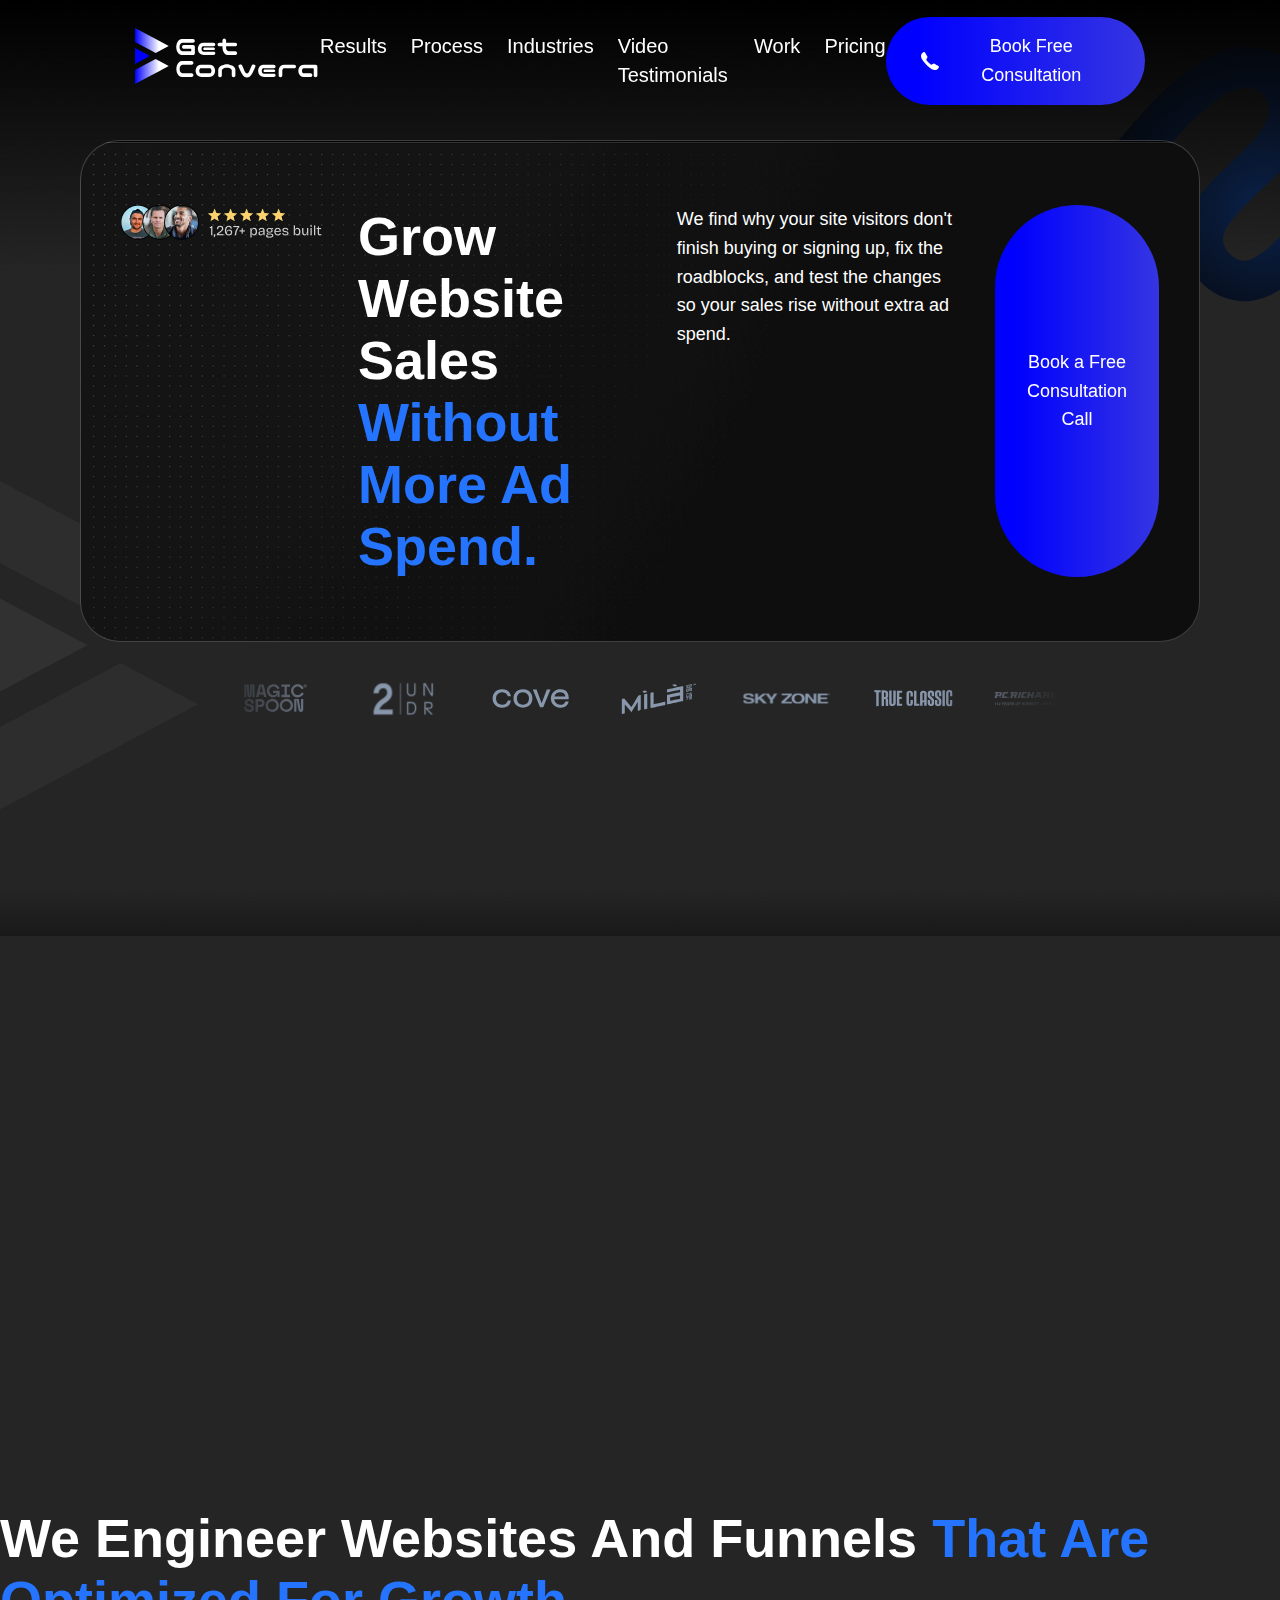
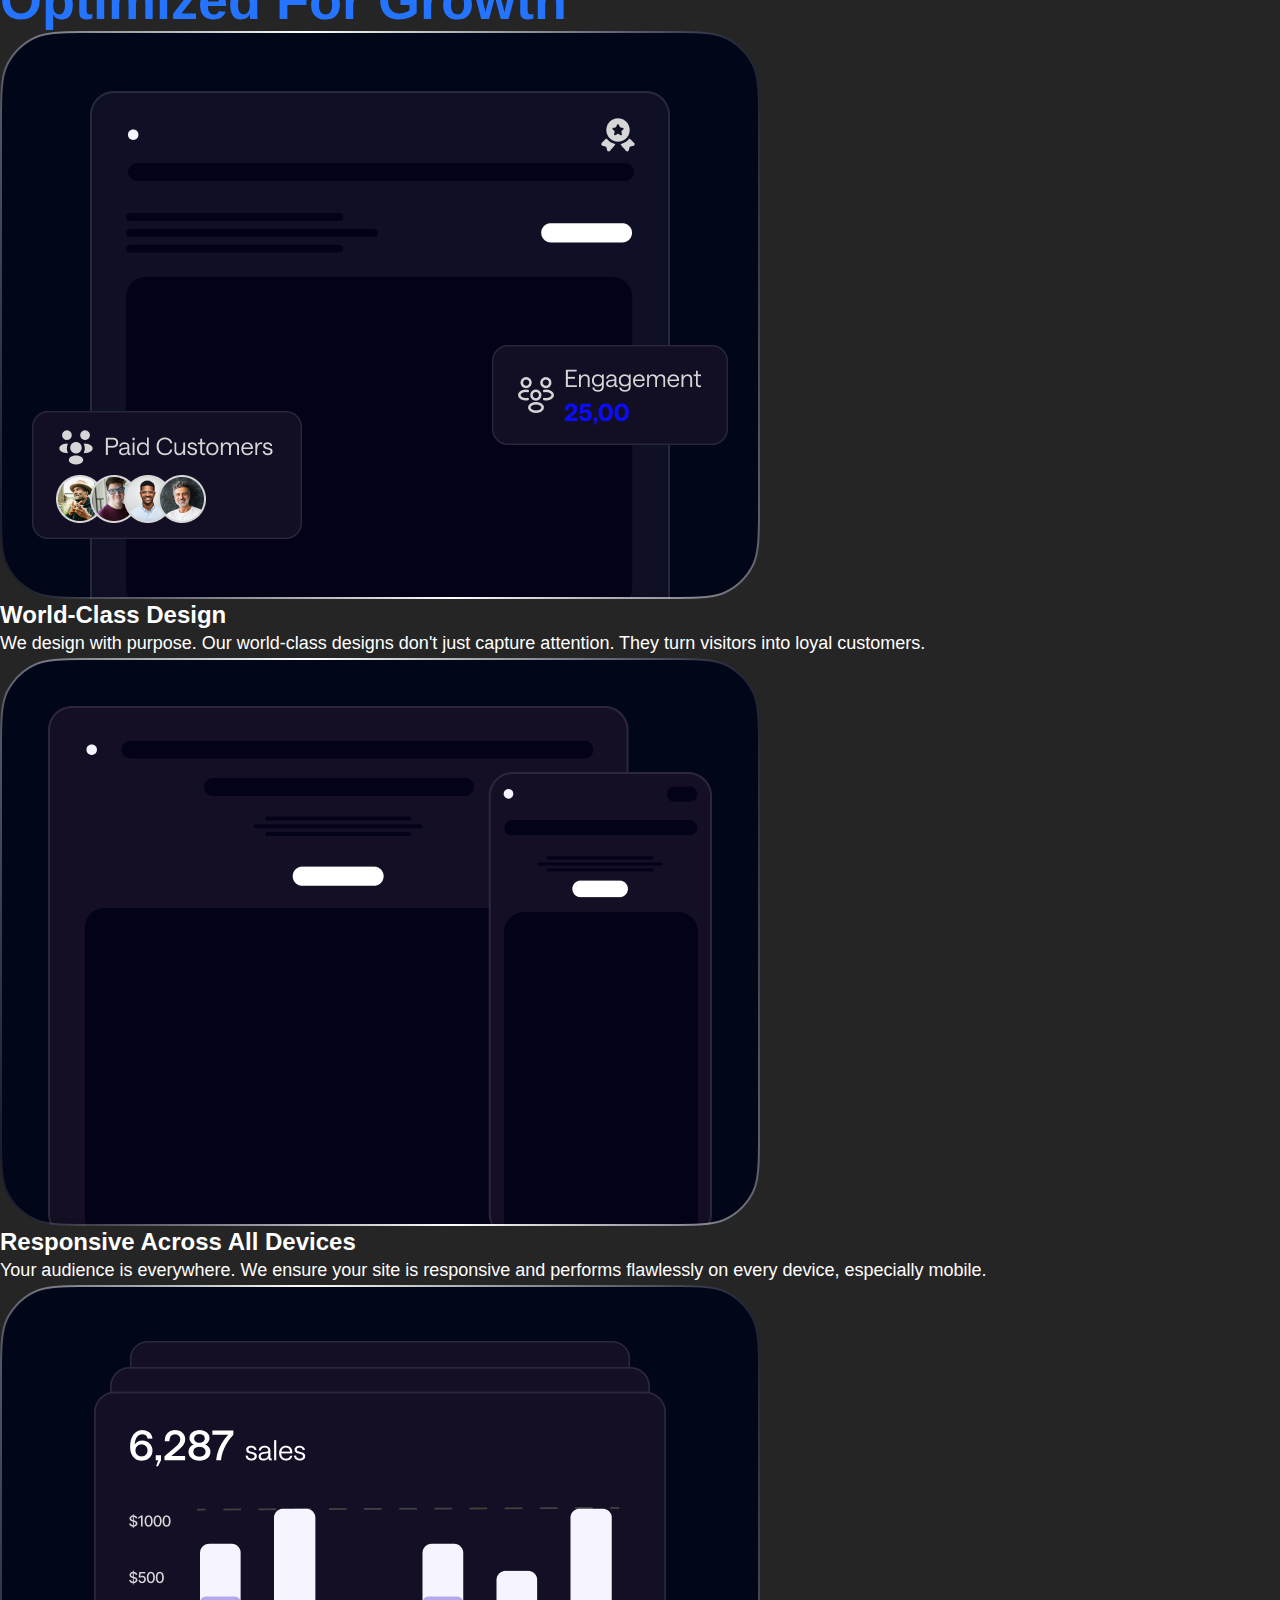
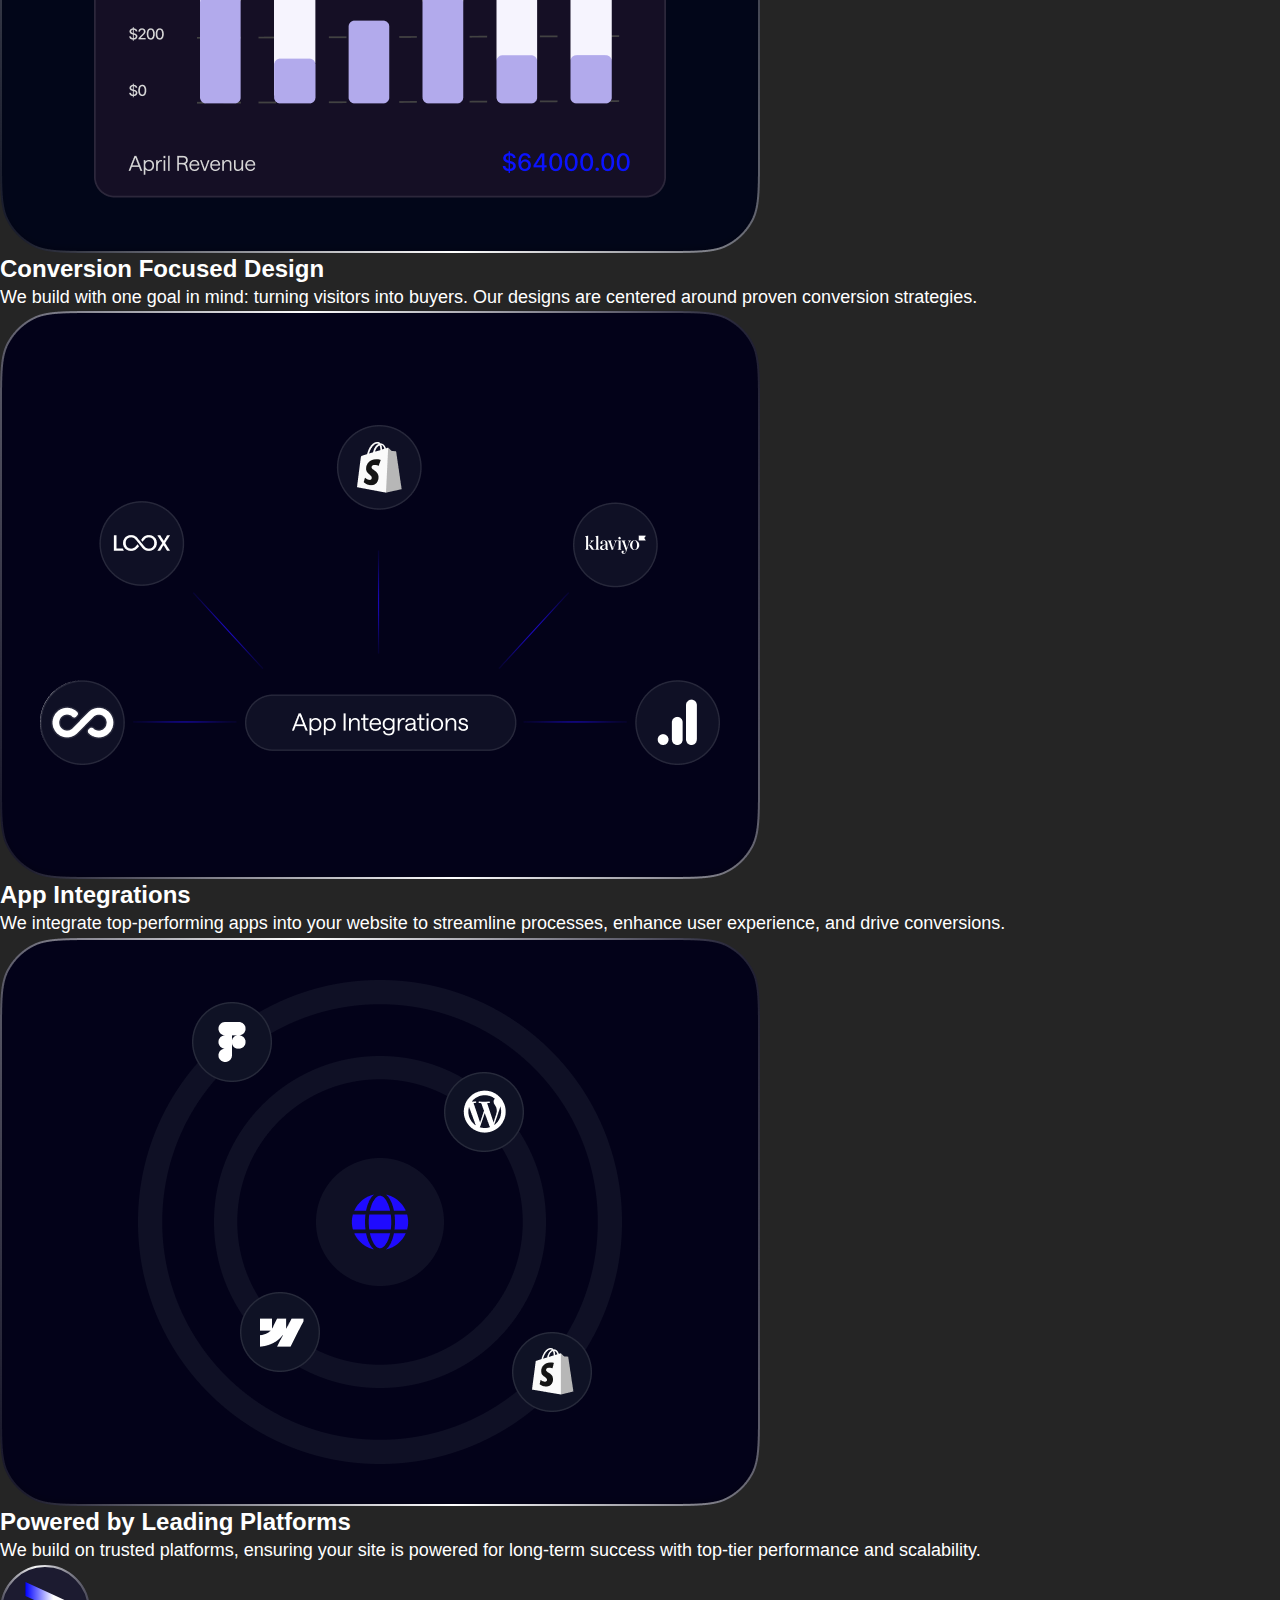
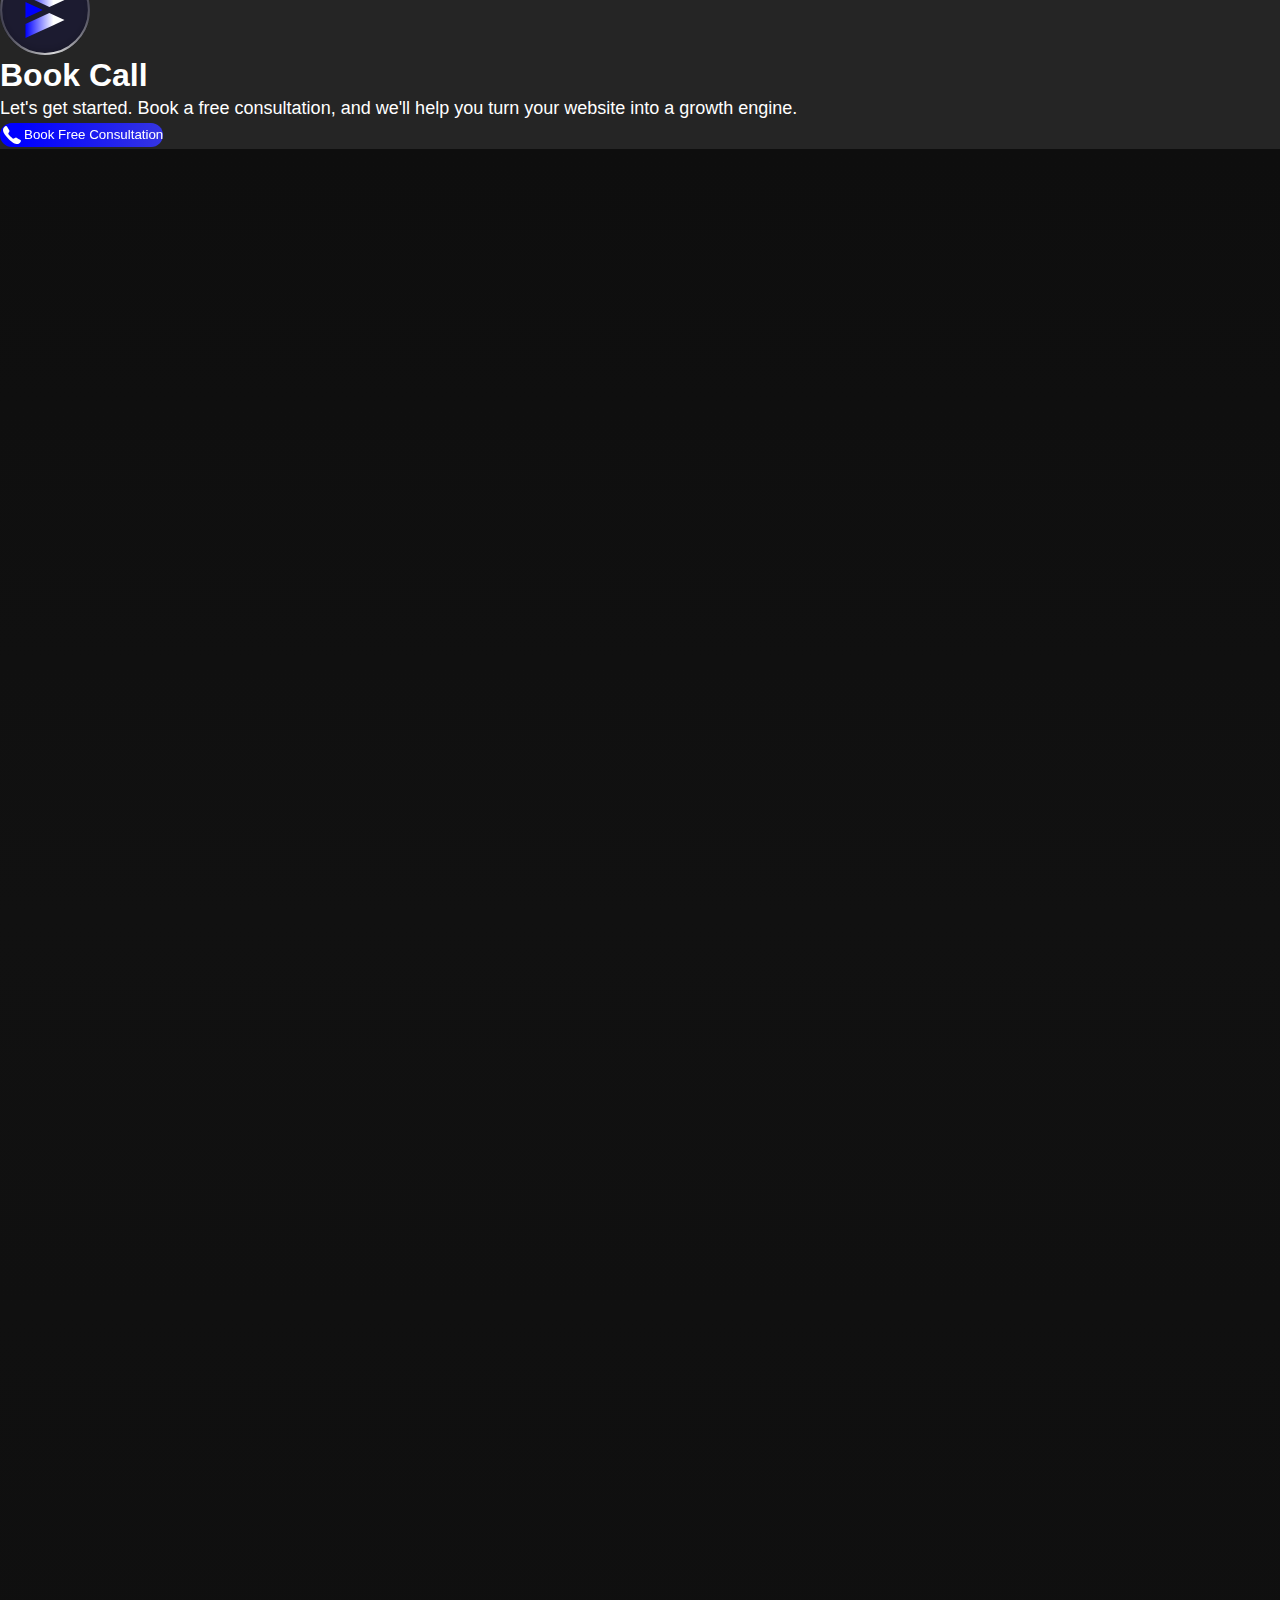
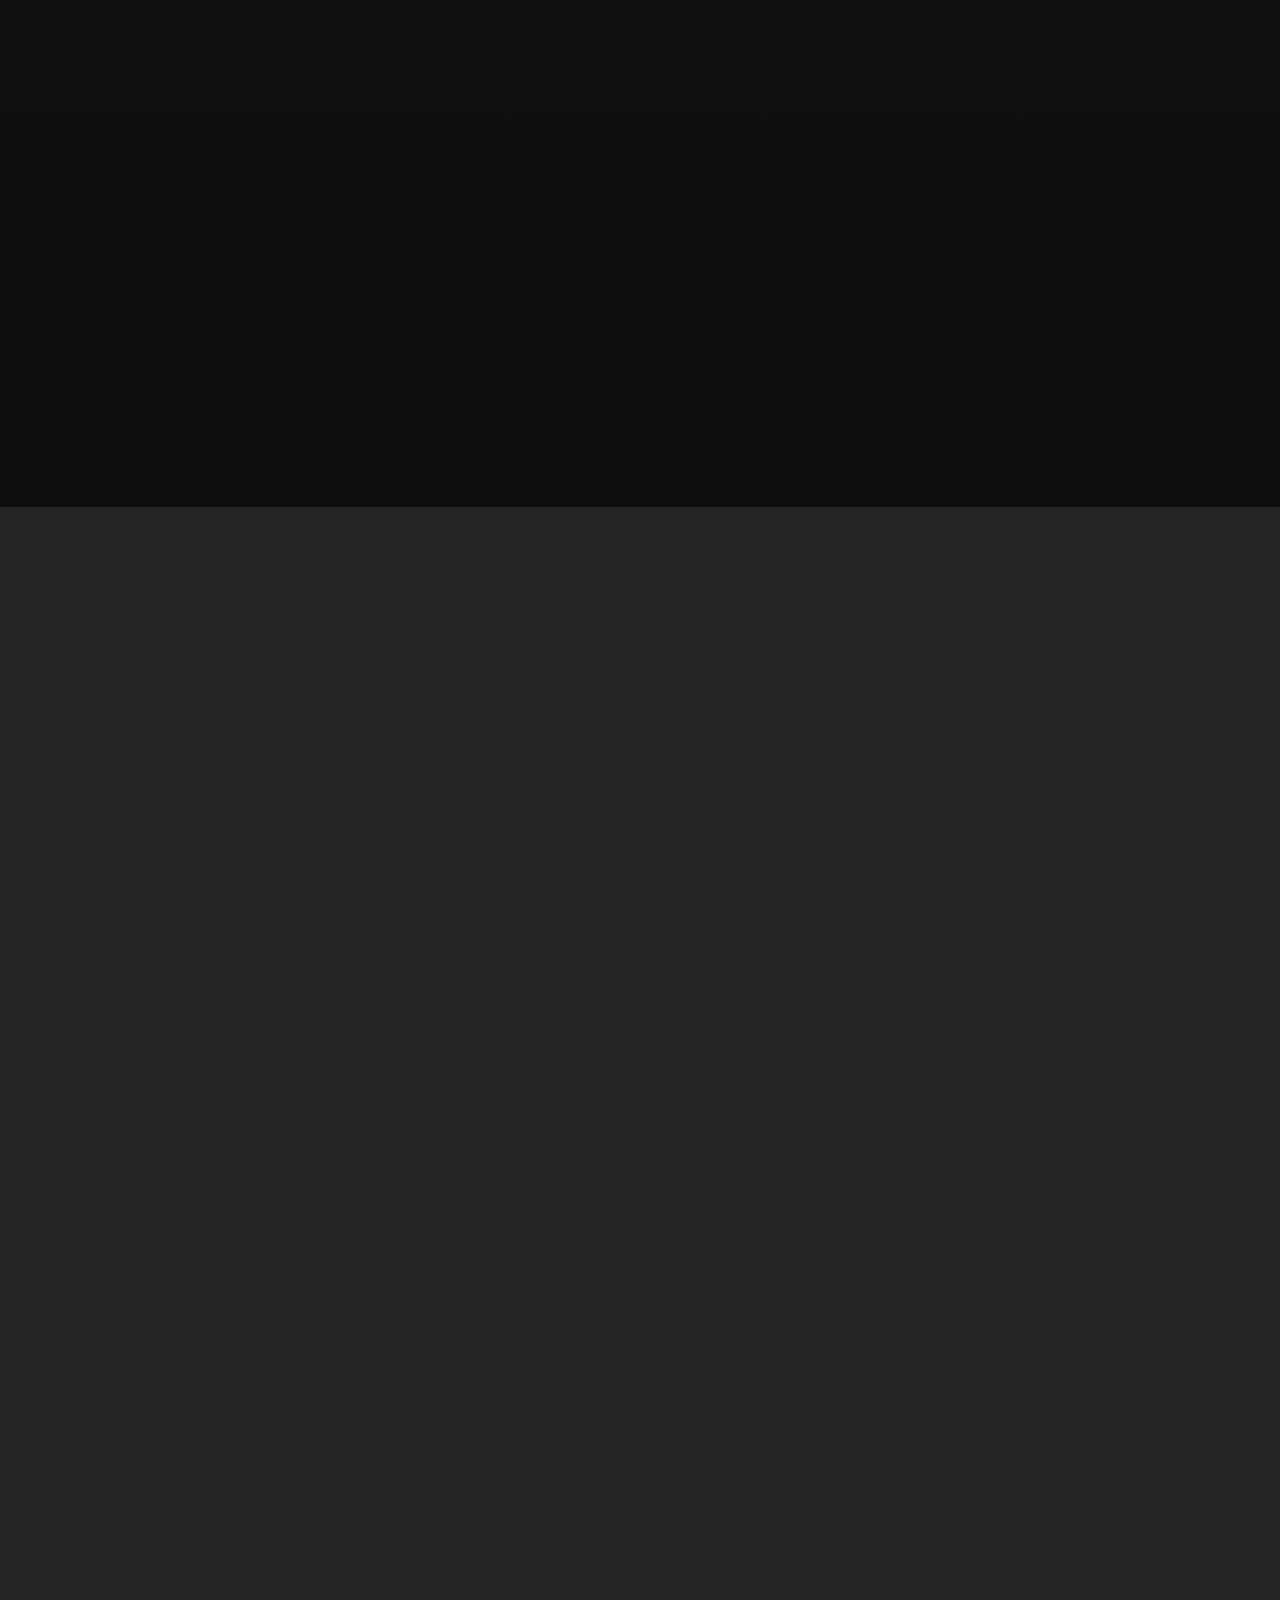
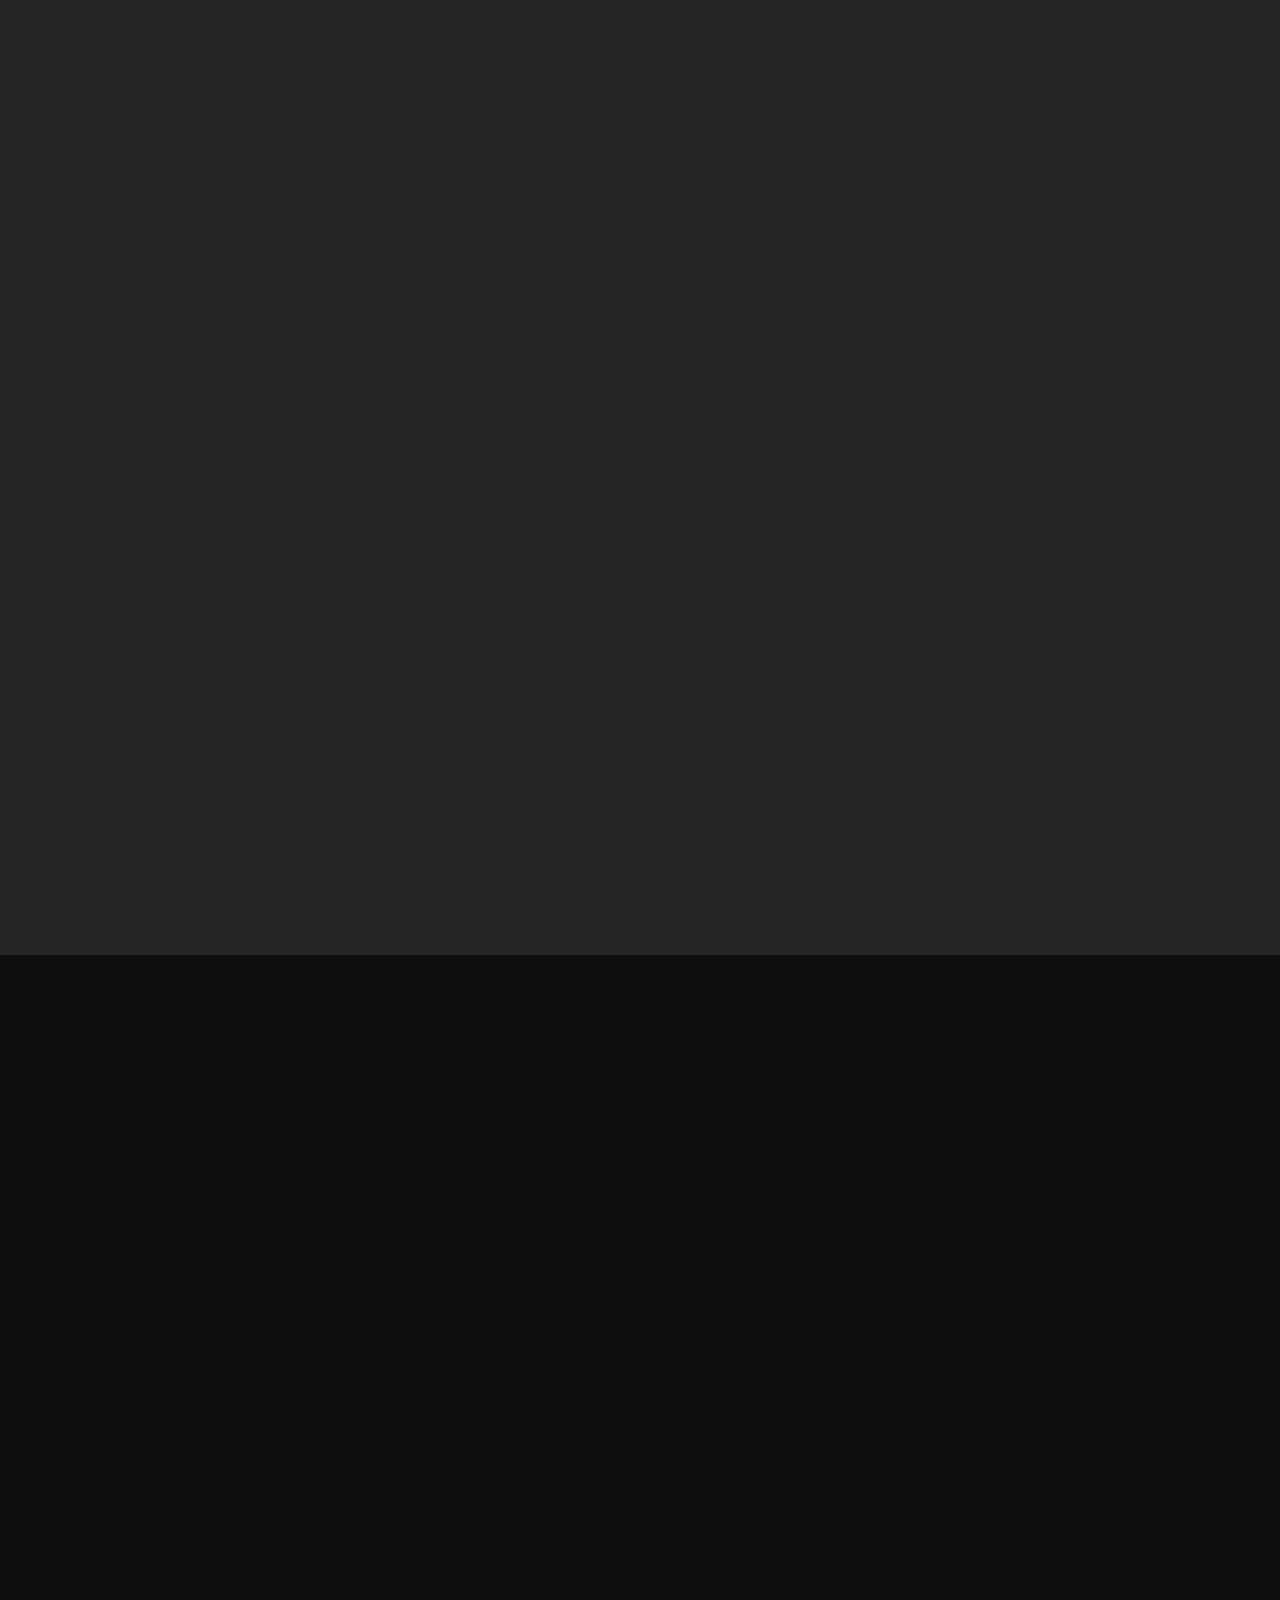
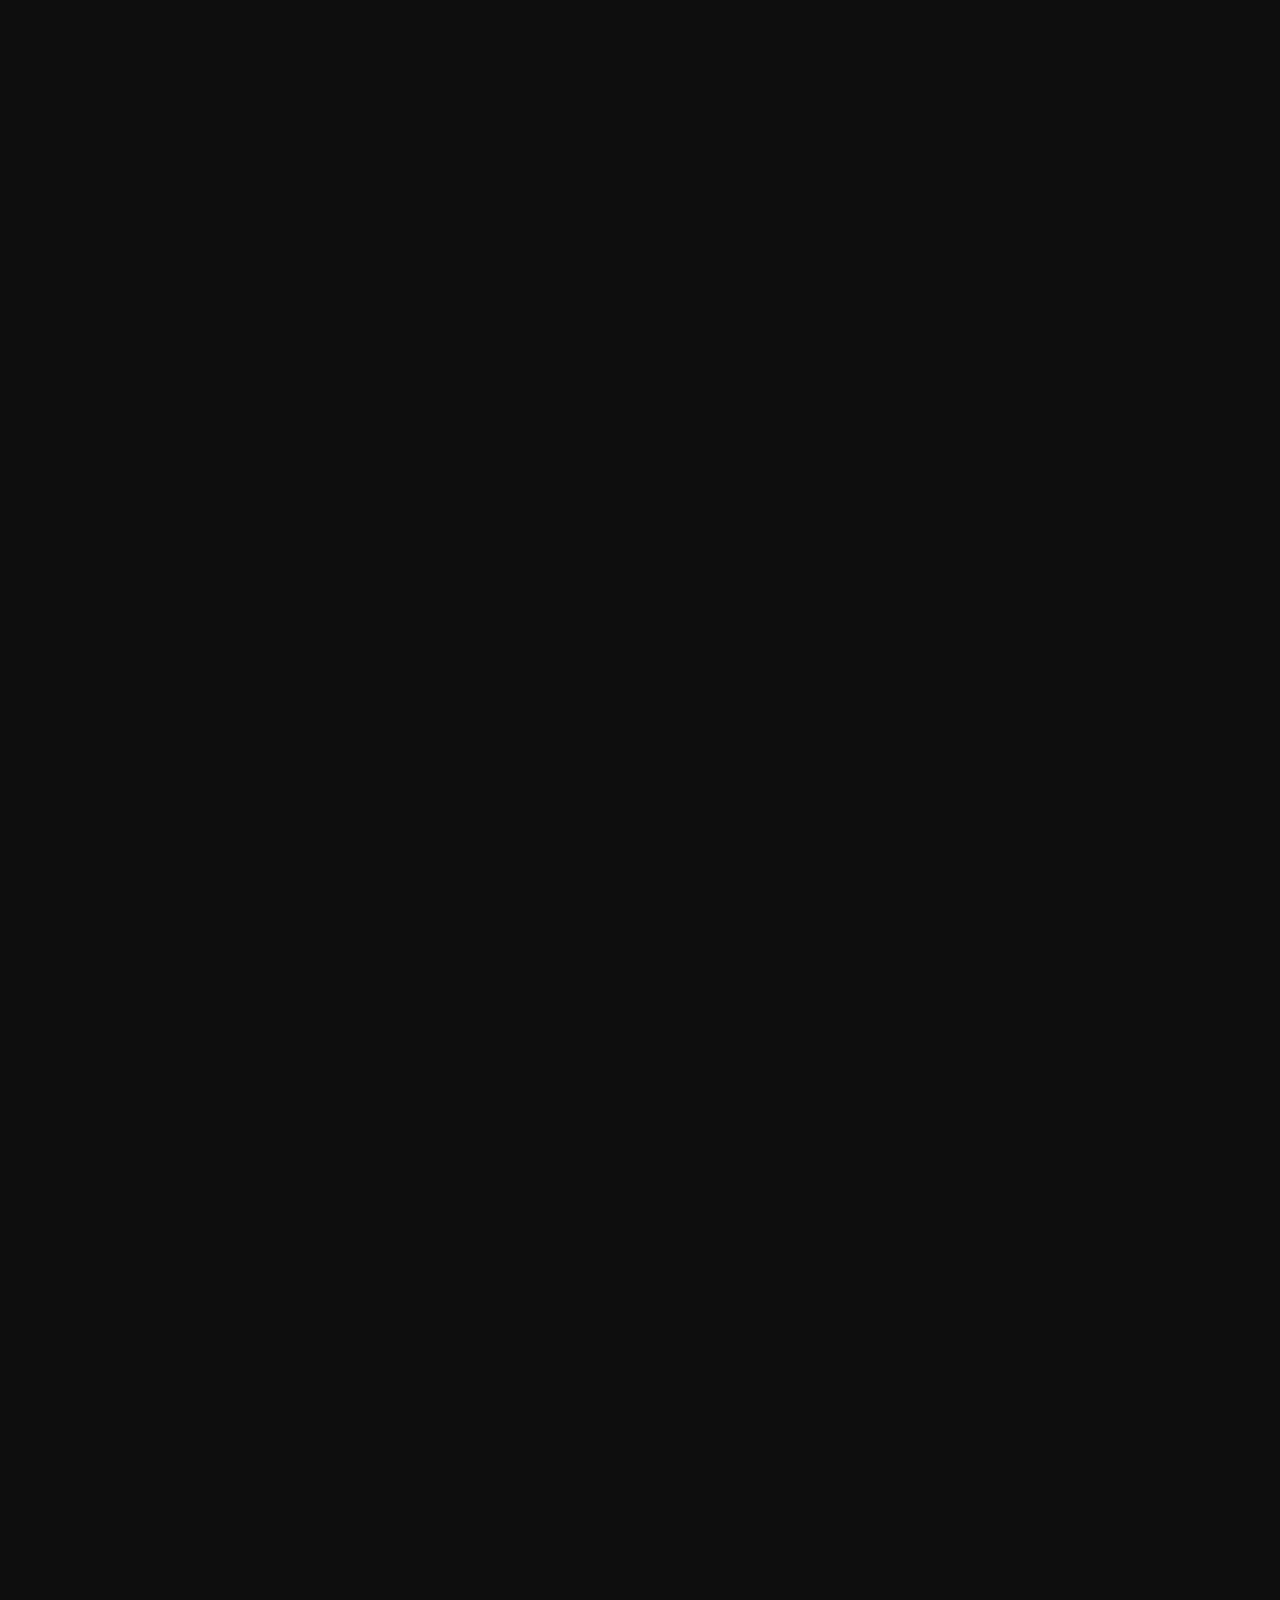
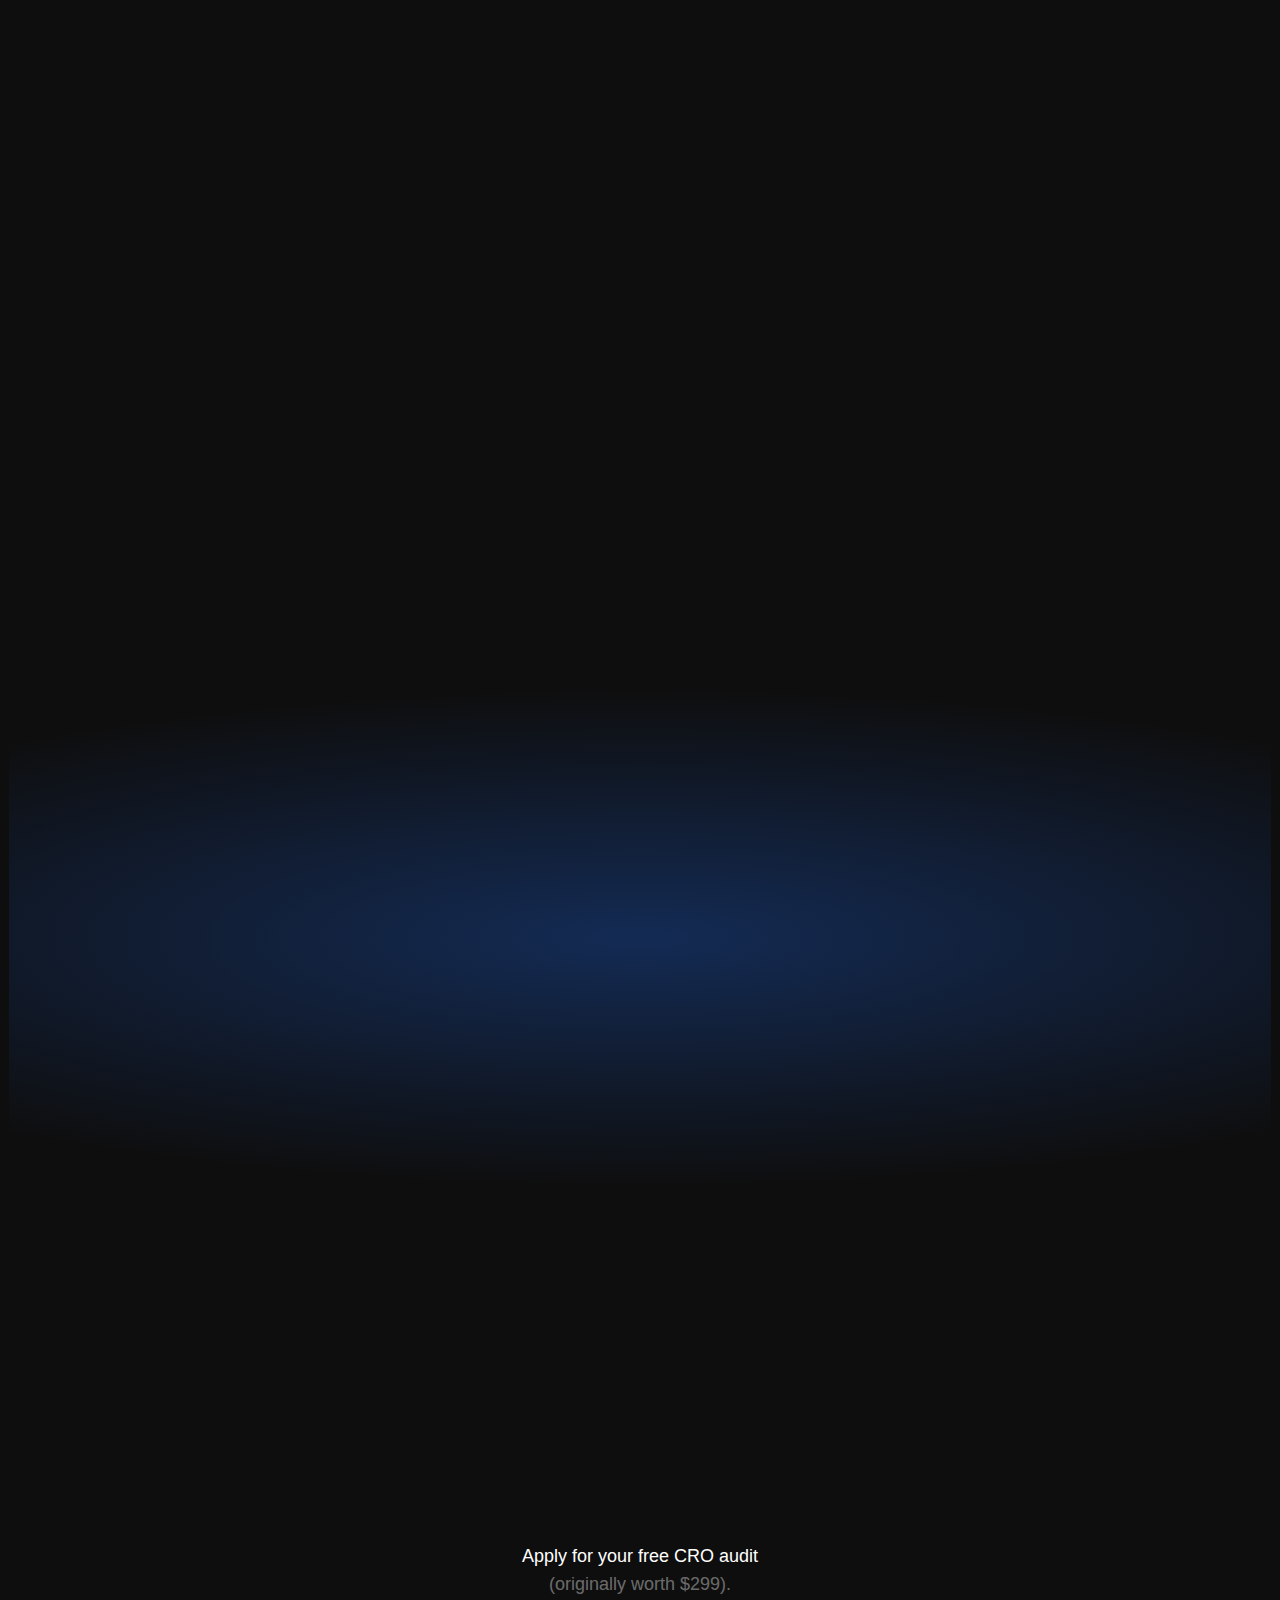
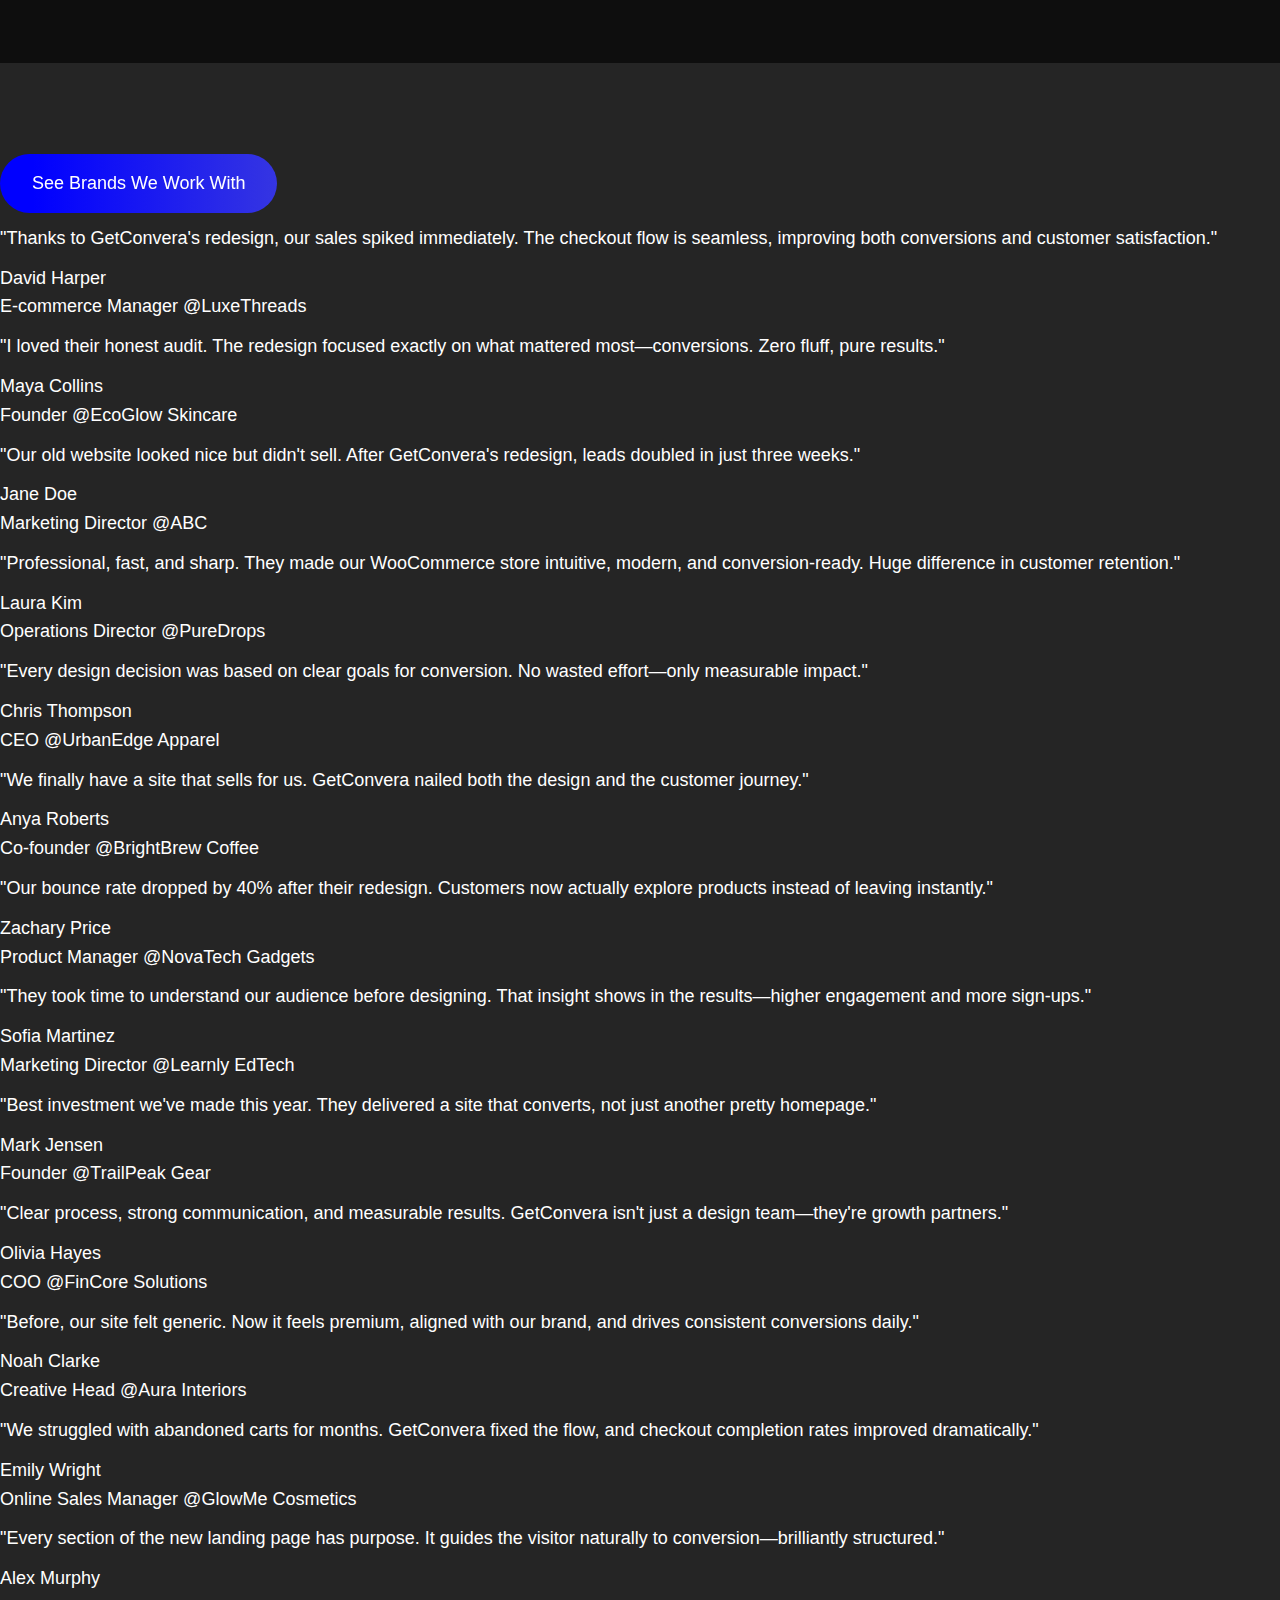
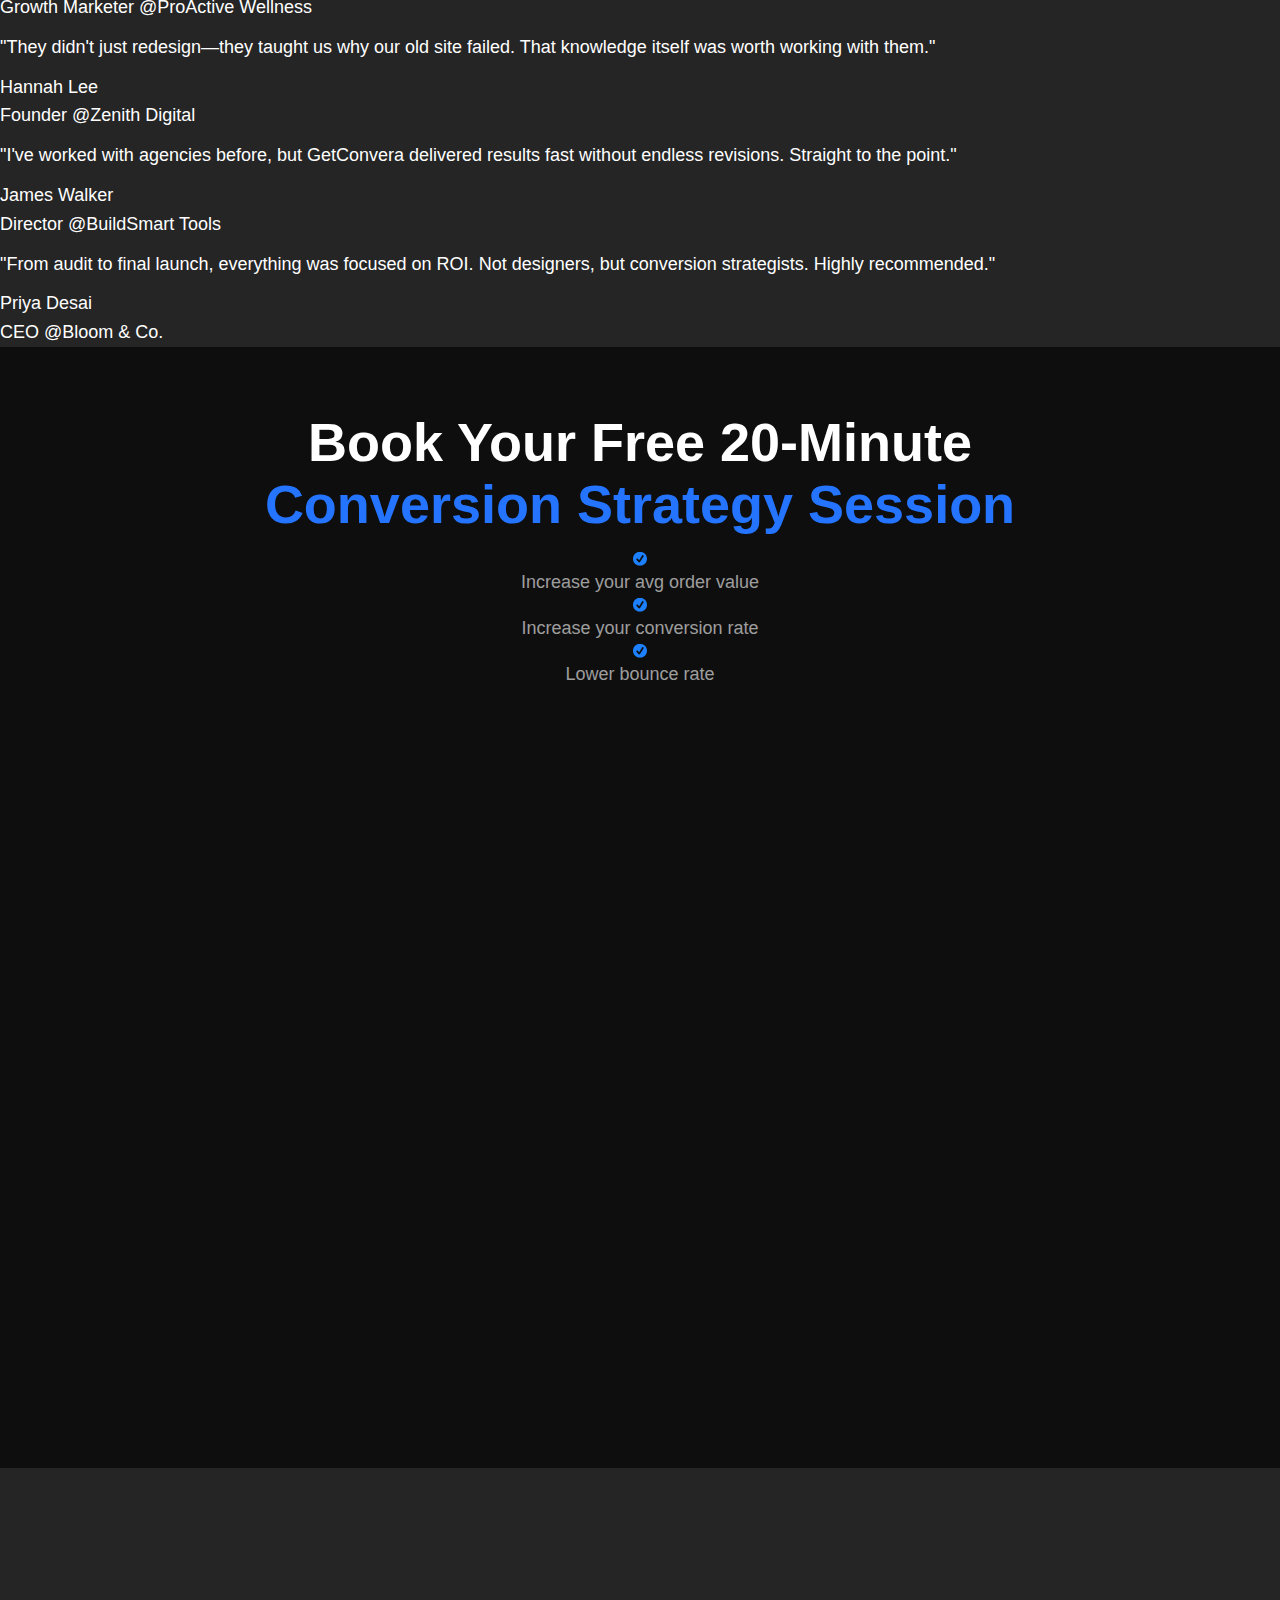
<file: index.html>
<!DOCTYPE html>
<html lang="en">
  <head>
    <meta charset="UTF-8" />
    <meta name="viewport" content="width=device-width, initial-scale=1.0" />
    <link
      rel="preload"
      href="/assets/fonts/bricolagegrotesque-variablefont_opszwdthwght-webfont.woff2"
      as="font"
      type="font/woff2"
      crossorigin="anonymous"
    />
    <link rel="icon" href="/favicon.png" type="image/png" sizes="32x32" />
    <link rel="icon" href="/favicon.ico" type="image/x-icon" />
    <link rel="stylesheet" href="style.css" />
    <!-- Basic SEO Meta -->
    <title>
      GetConvera | Conversion Web Design for D2C & SaaS Brands to Maximize ROI
    </title>
    <meta
      name="description"
      content="We help D2C and SaaS brands fix the biggest leak in their marketing — websites that don't convert. Let's turn those visits into sales with conversion web design, data-driven web design, and strategies that maximize ROI."
    />

    <!-- Open Graph (for Facebook, LinkedIn, etc.) -->
    <meta
      property="og:title"
      content="Conversion-Focused Web Design | GetConvera"
    />
    <meta
      property="og:description"
      content="We help D2C and SaaS brands fix the biggest leak in their marketing — websites that don't convert. Our data-driven web design maximizes ROI and turns visitors into sales."
    />
    <meta
      property="og:image"
      content="https://getconvera.com/assets/og-preview.png"
    />
    <meta property="og:url" content="https://getconvera.com" />
    <meta property="og:type" content="website" />

    <!-- Facebook -->
    <meta property="fb:app_id" content="1056581413326847" />
    <meta
      name="facebook-domain-verification"
      content="iwthf3hvo2ef8efu90448ln3xa6nli"
    />

    <!-- Twitter Card -->
    <meta name="twitter:card" content="summary_large_image" />
    <meta
      name="twitter:title"
      content="Conversion-Focused Web Design | GetConvera"
    />
    <meta
      name="twitter:description"
      content="We build CRO-optimized landing pages and websites that turn visitors into customers."
    />
    <meta
      name="twitter:image"
      content="https://getconvera.com/assets/og-preview.png"
    />
    <!-- Pinterest -->
    <meta name="p:domain_verify" content="13355d252da06d4e552a1e8c41660759" />
  </head>
  <body>
    <header id="site-header">
      <nav class="nav__container">
        <div class="nav__container-img">
          <a class="scroll-link" href="#hero">
            <img
              src="./assets/header_logo.svg"
              alt="GetConvera logo for conversion-focused web design"
            />
          </a>
        </div>
        <div class="nav__container-links">
          <a class="scroll-link" href="#optimize">Results</a>
          <a class="scroll-link" href="#process">Process</a>
          <a class="scroll-link" href="#industries">Industries</a>
          <a class="scroll-link" href="#videos">Video Testimonials</a>
          <a class="scroll-link" href="#work">Work</a>
          <a class="scroll-link" href="#pricing">Pricing</a>
        </div>
        <div class="nav-btn__wrapper">
          <button
            class="btn btn--large nav-btn-content-change"
            onclick="window.open('https://calendly.com/getconvera/30min', '_blank')"
          >
            <img
              class="btn--icon"
              src="./assets/cta_call_icon.svg"
              alt="Call icon for booking free consultation with GetConvera"
            />
            <span class="nav-btn-text">Book Free Consultation</span>
          </button>
          <button
            style="display: none"
            class="btn btn--small btn--outline btn--outline--hid"
          >
            <a href="mailto:getconvera@gmail.com">Chat Now</a>
          </button>
        </div>
      </nav>
    </header>

    <main>
      <section id="hero" class="hero__section">
        <div class="hero__detail-container reveal">
          <div class="hero__proof-img-container">
            <img src="./assets/hero__proof.webp" />
          </div>
          <h1>
            Grow Website Sales
            <span class="highlighted-heading">Without More Ad Spend.</span>
          </h1>
          <p>
            We find why your site visitors don't finish buying or signing up,
            fix the roadblocks, and test the changes so your sales rise without
            extra ad spend.
          </p>
          <button class="btn btn--large">Book a Free Consultation Call</button>
        </div>
        <div class="hero__partners-strip">
          <div class="hero__partners-strip-track">
            <img
              src="./assets/hero__partner-icon-1.svg"
              alt="GetConvora partner icon"
              loading="lazy"
            />
            <img
              src="./assets/hero__partner-icon-2.svg"
              alt="GetConvora partner icon"
              loading="lazy"
            />
            <img
              src="./assets/hero__partner-icon-3.svg"
              alt="GetConvora partner icon"
              loading="lazy"
            />
            <img
              src="./assets/hero__partner-icon-4.svg"
              alt="GetConvora partner icon"
              loading="lazy"
            />
            <img
              src="./assets/hero__partner-icon-5.svg"
              alt="GetConvora Partner Icon"
              loading="lazy"
            />
            <img
              src="./assets/hero__partner-icon-6.svg"
              alt="GetConvora Partner Icon"
              loading="lazy"
            />
            <img
              src="./assets/hero__partner-icon-7.svg"
              alt="GetConvora Partner Icon"
              loading="lazy"
            />
            <img
              src="./assets/hero__partner-icon-8.svg"
              alt="GetConvora Partner Icon"
              loading="lazy"
            />
            <img
              src="./assets/hero__partner-icon-9.svg"
              alt="GetConvora Partner Icon"
              loading="lazy"
            />
            <img
              src="./assets/hero__partner-icon-10.svg"
              alt="GetConvora Partner Icon"
              loading="lazy"
            />
            <img
              src="./assets/hero__partner-icon-1.svg"
              alt="GetConvora Partner Icon"
              loading="lazy"
            />
            <img
              src="./assets/hero__partner-icon-2.svg"
              alt="GetConvora Partner Icon"
              loading="lazy"
            />
            <img
              src="./assets/hero__partner-icon-3.svg"
              alt="GetConvora Partner Icon"
              loading="lazy"
            />
            <img
              src="./assets/hero__partner-icon-4.svg"
              alt="GetConvora Partner Icon"
              loading="lazy"
            />
            <img
              src="./assets/hero__partner-icon-5.svg"
              alt="GetConvora Partner Icon"
              loading="lazy"
            />
            <img
              src="./assets/hero__partner-icon-6.svg"
              alt="GetConvora Partner Icon"
              loading="lazy"
            />
            <img
              src="./assets/hero__partner-icon-7.svg"
              alt="GetConvora Partner Icon"
              loading="lazy"
            />
            <img
              src="./assets/hero__partner-icon-8.svg"
              alt="GetConvora Partner Icon"
              loading="lazy"
            />
            <img
              src="./assets/hero__partner-icon-9.svg"
              alt="GetConvora Partner Icon"
              loading="lazy"
            />
            <img
              src="./assets/hero__partner-icon-10.svg"
              alt="GetConvora Partner Icon"
              loading="lazy"
            />
          </div>
        </div>
      </section>
      <section id="before-after" class="before-after__section reveal">
        <div class="before-after__mockups-wrapper">
          <div class="before-after__mockups-container">
            <img
              src="./assets/before-after-mockup-1.webp"
              alt="Before and after website redesign mockup showcasing improved conversion"
              loading="lazy"
            />
            <img
              src="./assets/before-after-mockup-2.webp"
              alt="Before and after website redesign mockup showcasing improved conversion"
              loading="lazy"
            />
            <img
              src="./assets/before-after-mockup-3.webp"
              alt="Before and after website redesign mockup showcasing improved conversion"
              loading="lazy"
            />
            <img
              src="./assets/before-after-mockup-4.webp"
              alt="Before and after website redesign mockup showcasing improved conversion"
              loading="lazy"
            />
            <img
              src="./assets/before-after-mockup-5.webp"
              alt="Before and after website redesign mockup showcasing improved conversion"
              loading="lazy"
            />
            <img
              src="./assets/before-after-mockup-1.webp"
              alt="Before and after website redesign mockup showcasing improved conversion"
              loading="lazy"
            />
            <img
              src="./assets/before-after-mockup-2.webp"
              alt="Before and after website redesign mockup showcasing improved conversion"
              loading="lazy"
            />
            <img
              src="./assets/before-after-mockup-3.webp"
              alt="Before and after website redesign mockup showcasing improved conversion"
              loading="lazy"
            />
            <img
              src="./assets/before-after-mockup-4.webp"
              alt="Before and after website redesign mockup showcasing improved conversion"
              loading="lazy"
            />
            <img
              src="./assets/before-after-mockup-5.webp"
              alt="Before and after website redesign mockup showcasing improved conversion"
              loading="lazy"
            />
          </div>
        </div>
      </section>
      <section id="optimize" class="optimize__section">
        <h1>
          We Engineer Websites And Funnels
          <span class="highlighted-heading">That Are Optimized For Growth</span>
        </h1>
        <div class="optimize__blocks-container">
          <div class="optimize__block">
            <div class="optimize__block-img__container">
              <img
                src="./assets/optimize_img_1.webp"
                alt="World-class website design for conversion optimization"
              />
            </div>
            <div class="optimize__block-content__container">
              <h5>World-Class Design</h5>
              <p>
                We design with purpose. Our world-class designs don't just
                capture attention. They turn visitors into loyal customers.
              </p>
            </div>
          </div>

          <div class="optimize__block">
            <div class="optimize__block-img__container">
              <img
                src="./assets/optimize_img_2.webp"
                alt="Responsive website design across all devices to maximize engagement"
              />
            </div>
            <div class="optimize__block-content__container">
              <h5>Responsive Across All Devices</h5>
              <p>
                Your audience is everywhere. We ensure your site is responsive
                and performs flawlessly on every device, especially mobile.
              </p>
            </div>
          </div>

          <div class="optimize__block">
            <div class="optimize__block-img__container">
              <img
                src="./assets/optimize_img_3.webp"
                alt="Conversion-focused website design strategies to drive sales"
              />
            </div>
            <div class="optimize__block-content__container">
              <h5>Conversion Focused Design</h5>
              <p>
                We build with one goal in mind: turning visitors into buyers.
                Our designs are centered around proven conversion strategies.
              </p>
            </div>
          </div>

          <div class="optimize__block">
            <div class="optimize__block-img__container">
              <img
                src="./assets/optimize_img_4.webp"
                alt="App integrations for seamless e-commerce website functionality"
              />
            </div>
            <div class="optimize__block-content__container">
              <h5>App Integrations</h5>
              <p>
                We integrate top-performing apps into your website to streamline
                processes, enhance user experience, and drive conversions.
              </p>
            </div>
          </div>

          <div class="optimize__block">
            <div class="optimize__block-img__container">
              <img
                src="./assets/optimize_img_5.webp"
                alt="Powered by leading platforms for high-performing websites"
              />
            </div>
            <div class="optimize__block-content__container">
              <h5>Powered by Leading Platforms</h5>
              <p>
                We build on trusted platforms, ensuring your site is powered for
                long-term success with top-tier performance and scalability.
              </p>
            </div>
          </div>
          <div class="optimize__block-cta">
            <div class="optimize__block-img__container">
              <img
                src="./assets/optimize_img_6.svg"
                alt="GetConvera Logo For Book Call Block"
              />
            </div>
            <div class="optimize__block-content__container">
              <h4>Book Call</h4>
              <p>
                Let's get started. Book a free consultation, and we'll help you
                turn your website into a growth engine.
              </p>
              <button
                class="btn btn--medium nav-btn-content-change"
                onclick="window.open('https://calendly.com/getconvera/30min', '_blank')"
              >
                <img
                  class="btn--icon"
                  src="./assets/cta_call_icon.svg"
                  alt="Call icon for booking free consultation with GetConvera"
                />
                <span class="nav-btn-text">Book Free Consultation</span>
              </button>
            </div>
          </div>
        </div>
      </section>
      <section id="process" class="process__section">
        <div class="reveal process__header">
          <h1 class="reveal">
            The Roadmap to
            <span class="highlighted-heading">Results</span>
          </h1>
          <p class="reveal">
            We follow a streamlined, collaborative process to turn your vision
            into a high-performing digital experience.
          </p>
        </div>
        <div class="reveal process__steps-container">
          <div class="process__step-block">
            <div class="process__step__inner-block">
              <div class="process__step__inner-icon">
                <img
                  src="./assets/process__step-1-icon.svg"
                  alt="Onboarding step icon for business strategy alignment"
                  loading="lazy"
                />
              </div>
              <h5>Onboarding</h5>
              <p>
                We begin by understanding your business and audience. This helps
                us create a tailored strategy that aligns with your goals and
                maximizes results.
              </p>
            </div>
          </div>
          <div class="process__step-block">
            <div class="process__step__inner-block">
              <div class="process__step__inner-icon">
                <img
                  src="./assets/process__step-2-icon.svg"
                  alt="Design step icon for creating user-friendly, high-converting websites"
                  loading="lazy"
                />
              </div>
              <h5>Design</h5>
              <p>
                Our designers focus on creating intuitive, visually captivating
                designs that drive conversions and offer seamless user
                experiences.
              </p>
            </div>
          </div>
          <div class="process__step-block">
            <div class="process__step__inner-block">
              <div class="process__step__inner-icon">
                <img
                  src="./assets/process__step-3-icon.svg"
                  alt="Development step icon for building responsive and high-performance websites"
                  loading="lazy"
                />
              </div>
              <h5>Development</h5>
              <p>
                Once designs are approved, our developers turn them into a fully
                functional, responsive website that delivers top-notch
                performance.
              </p>
            </div>
          </div>
          <div class="process__step-block">
            <div class="process__step__inner-block">
              <div class="process__step__inner-icon">
                <img
                  src="./assets/process__step-4-icon.svg"
                  alt="Testing and launch step icon for ensuring website functionality and optimization"
                  loading="lazy"
                />
              </div>
              <h5>Testing & Launch</h5>
              <p>
                We thoroughly test your site to ensure it's flawless before
                launch. After deployment, your new high-converting platform is
                set for continuous growth.
              </p>
            </div>
          </div>
        </div>
        <div class="reveal process__cta-wrapper">
          <button class="btn btn--large scroll-to-call" data-scroll-to="#call">
            Ready to get started? Book a free consultation with us today.
          </button>
        </div>
      </section>
      <section id="industries" class="industries__section">
        <div class="reveal industries__content-container">
          <h1 class="reveal">
            50
            <span class="highlighted-heading">+ </span>
            Industries And Growing
          </h1>
          <p class="reveal">
            From beauty and wellness to fashion and tech, we craft CRO-driven
            websites that fuel growth for D2C brands across diverse industries.
          </p>
        </div>
        <div class="reveal industries__wrappers-container">
          <div class="industries__services-wrapper">
            <div class="industries__marquee-wrapper">
              <div
                class="industries__services-container industries__services-container--1"
              >
                <div class="industries__service-block">
                  <div class="industries__service-icon-container">
                    <img
                      src="./assets/industries__service-icon-1.svg"
                      alt="Industries Service Icon 1"
                    />
                  </div>
                  <p>Health & Wellness</p>
                </div>
                <div class="industries__service-block">
                  <div class="industries__service-icon-container">
                    <img
                      src="./assets/industries__service-icon-2.svg"
                      alt="Industries Service Icon 2"
                    />
                  </div>
                  <p>Beauty & Care</p>
                </div>
                <div class="industries__service-block">
                  <div class="industries__service-icon-container">
                    <img
                      src="./assets/industries__service-icon-3.svg"
                      alt="Industries Service Icon 3"
                    />
                  </div>
                  <p>Fashion & Apparel</p>
                </div>
                <div class="industries__service-block">
                  <div class="industries__service-icon-container">
                    <img
                      src="./assets/industries__service-icon-4.svg"
                      alt="Industries Service Icon 4"
                    />
                  </div>
                  <p>Fitness & Activewear</p>
                </div>
                <div class="industries__service-block">
                  <div class="industries__service-icon-container">
                    <img
                      src="./assets/industries__service-icon-5.svg"
                      alt="Industries Service Icon 5"
                    />
                  </div>
                  <p>Food & Beverages</p>
                </div>
                <div class="industries__service-block">
                  <div class="industries__service-icon-container">
                    <img
                      src="./assets/industries__service-icon-6.svg"
                      alt="Industries Service Icon 6"
                    />
                  </div>
                  <p>Tech & Gadgets</p>
                </div>
                <div class="industries__service-block">
                  <div class="industries__service-icon-container">
                    <img
                      src="./assets/industries__service-icon-7.svg"
                      alt="Industries Service Icon 7"
                    />
                  </div>
                  <p>Baby & Parenting</p>
                </div>
                <div class="industries__service-block">
                  <div class="industries__service-icon-container">
                    <img
                      src="./assets/industries__service-icon-8.svg"
                      alt="Industries Service Icon 8"
                    />
                  </div>
                  <p>Travel & Outdoor</p>
                </div>
                <div class="industries__service-block">
                  <div class="industries__service-icon-container">
                    <img
                      src="./assets/industries__service-icon-9.svg"
                      alt="Industries Service Icon 9"
                    />
                  </div>
                  <p>Real Estate</p>
                </div>
                <div class="industries__service-block">
                  <div class="industries__service-icon-container">
                    <img
                      src="./assets/industries__service-icon-10.svg"
                      alt="Industries Service Icon 10"
                    />
                  </div>
                  <p>Online Platforms</p>
                </div>
                <div class="industries__service-block">
                  <div class="industries__service-icon-container">
                    <img
                      src="./assets/industries__service-icon-11.svg"
                      alt="Industries Service Icon 11"
                    />
                  </div>
                  <p>Organic & Eco Brands</p>
                </div>
              </div>
            </div>
          </div>
          <div class="industries__marquee-wrapper">
            <div
              class="industries__services-container industries__services-container--2"
            >
              <div class="industries__service-block">
                <div class="industries__service-icon-container">
                  <img
                    src="./assets/industries__service-icon-1.svg"
                    alt="Industries Service Icon 1"
                  />
                </div>
                <p>Health & Wellness</p>
              </div>
              <div class="industries__service-block">
                <div class="industries__service-icon-container">
                  <img
                    src="./assets/industries__service-icon-2.svg"
                    alt="Industries Service Icon 2"
                  />
                </div>
                <p>Beauty & Care</p>
              </div>
              <div class="industries__service-block">
                <div class="industries__service-icon-container">
                  <img
                    src="./assets/industries__service-icon-3.svg"
                    alt="Industries Service Icon 3"
                  />
                </div>
                <p>Fashion & Apparel</p>
              </div>
              <div class="industries__service-block">
                <div class="industries__service-icon-container">
                  <img
                    src="./assets/industries__service-icon-4.svg"
                    alt="Industries Service Icon 4"
                  />
                </div>
                <p>Fitness & Activewear</p>
              </div>
              <div class="industries__service-block">
                <div class="industries__service-icon-container">
                  <img
                    src="./assets/industries__service-icon-5.svg"
                    alt="Industries Service Icon 5"
                  />
                </div>
                <p>Food & Beverages</p>
              </div>
              <div class="industries__service-block">
                <div class="industries__service-icon-container">
                  <img
                    src="./assets/industries__service-icon-6.svg"
                    alt="Industries Service Icon 6"
                  />
                </div>
                <p>Tech & Gadgets</p>
              </div>
              <div class="industries__service-block">
                <div class="industries__service-icon-container">
                  <img
                    src="./assets/industries__service-icon-7.svg"
                    alt="Industries Service Icon 7"
                  />
                </div>
                <p>Baby & Parenting</p>
              </div>
              <div class="industries__service-block">
                <div class="industries__service-icon-container">
                  <img
                    src="./assets/industries__service-icon-8.svg"
                    alt="Industries Service Icon 8"
                  />
                </div>
                <p>Travel & Outdoor</p>
              </div>
              <div class="industries__service-block">
                <div class="industries__service-icon-container">
                  <img
                    src="./assets/industries__service-icon-9.svg"
                    alt="Industries Service Icon 9"
                  />
                </div>
                <p>Real Estate</p>
              </div>
              <div class="industries__service-block">
                <div class="industries__service-icon-container">
                  <img
                    src="./assets/industries__service-icon-10.svg"
                    alt="Industries Service Icon 10"
                  />
                </div>
                <p>Online Platforms</p>
              </div>
              <div class="industries__service-block">
                <div class="industries__service-icon-container">
                  <img
                    src="./assets/industries__service-icon-11.svg"
                    alt="Industries Service Icon 11"
                  />
                </div>
                <p>Organic & Eco Brands</p>
              </div>
            </div>
          </div>
        </div>
        <div class="reveal industries__cta-wrapper">
          <p>
            Don't see your brand? Need a completely custom solution? Just email
            us, and we'll point you in the right direction.
          </p>
          <div class="industries__btn-wrapper">
            <button class="btn btn--large btn--outline">
              <a href="mailto:getconvera@gmail.com"
                >Email Us Your Site Details</a
              >
            </button>
          </div>
        </div>
      </section>
      <section id="videos" class="videos__section">
        <div class="reveal videos__content-container">
          <h1 class="reveal">
            Why They <span class="highlighted-heading">Love Us</span>
          </h1>
          <p class="reveal">
            We've established great relations with high ticket clients including
            owners of E-commerce stores with $500k+ in revenue, Startups with
            50k+ user gains in early tractions, Dental clinics with huge
            increase in bookings and so on.
          </p>
        </div>
        <div class="reveal videos__videos-slider">
          <div class="videos__video-col">
            <iframe
              width="853"
              height="480"
              src="https://www.youtube.com/embed/NrUPysPpOdA"
              title="Pets Supplement Shopify Store Redesign Client Testimonial — GetConvera"
              frameborder="0"
              allow="accelerometer; autoplay; clipboard-write; encrypted-media; gyroscope; picture-in-picture; web-share"
              referrerpolicy="strict-origin-when-cross-origin"
              allowfullscreen
            ></iframe>
          </div>
          <div class="videos__video-col">
            <iframe
              width="853"
              height="480"
              src="https://www.youtube.com/embed/VrI4jf1NXnE"
              title="Wellness Supplement Store Redesign Client Testimonial — GetConvera"
              frameborder="0"
              allow="accelerometer; autoplay; clipboard-write; encrypted-media; gyroscope; picture-in-picture; web-share"
              referrerpolicy="strict-origin-when-cross-origin"
              allowfullscreen
            ></iframe>
          </div>
          <div class="videos__video-col">
            <iframe
              width="853"
              height="480"
              src="https://www.youtube.com/embed/KenAXIrSFdU"
              title="Dental Client Testimonial — GetConvera"
              frameborder="0"
              allow="accelerometer; autoplay; clipboard-write; encrypted-media; gyroscope; picture-in-picture; web-share"
              referrerpolicy="strict-origin-when-cross-origin"
              allowfullscreen
            ></iframe>
          </div>
          <div class="videos__video-col">
            <iframe
              width="853"
              height="480"
              src="https://www.youtube.com/embed/RJA7t9bpO2M"
              title="AI SaaS Landing Page Website Redesign Client Testimonial — GetConvera"
              frameborder="0"
              allow="accelerometer; autoplay; clipboard-write; encrypted-media; gyroscope; picture-in-picture; web-share"
              referrerpolicy="strict-origin-when-cross-origin"
              allowfullscreen
            ></iframe>
          </div>
        </div>
      </section>
      <section id="work" class="work__section">
        <div class="reveal work__content-container">
          <div class="work__text-container">
            <h1>
              Checkout Some of
              <span class="highlighted-heading">Our Latest Work</span>
            </h1>
            <p>
              Each project is designed with user experience and conversion in
              mind, ensuring your website captures attention and turns visitors
              into loyal customers.
            </p>
          </div>
          <button class="btn btn--large">
            <img src="./assets/cta_work.svg" alt="Work CTA" />
            Hover on any project to scroll
          </button>
        </div>
        <div class="reveal work__showcase-container">
          <div class="work__showcase-block">
            <div class="work__showcase-img-container">
              <img
                src="./assets/work__showcase-img-1.webp"
                alt="Cake Nest website redesign showcasing sleek, modern design"
                loading="lazy"
                class="lazy-img"
              />
            </div>
            <div class="work__showcase-content-container">
              <!-- <div class="work__showcase-heading-container"> -->
              <div class="work__showcase-content-head">
                <h5>Cake Nest</h5>
                <button class="btn btn--large btn--outline">
                  Tap to scroll
                </button>
              </div>
              <p>
                A sleek, modern website design for Cakenest, a bakery
                specializing in delicious, handcrafted cookies.
              </p>
              <!-- </div> -->
            </div>
          </div>
          <div class="work__showcase-block">
            <div class="work__showcase-img-container">
              <img
                src="./assets/work__showcase-img-2.webp"
                alt="Cell Crest website showcasing professional, trustworthy medical design"
                loading="lazy"
                class="lazy-img"
              />
            </div>
            <div class="work__showcase-content-container">
              <!-- <div class="work__showcase-heading-container"> -->
              <div class="work__showcase-content-head">
                <h5>Cell Crest</h5>
                <button class="btn btn--large btn--outline">
                  Tap to scroll
                </button>
              </div>
              <p>
                Showcasing a medical brand with a professional and trustworthy
                website, focusing on healthy longevity.
              </p>
              <!-- </div> -->
            </div>
          </div>
          <div class="work__showcase-block">
            <div class="work__showcase-img-container">
              <img
                src="./assets/work__showcase-img-3.webp"
                alt="FOCUS website redesign showcasing elegant, minimalist hair care design"
                loading="lazy"
                class="lazy-img"
              />
            </div>
            <div class="work__showcase-content-container">
              <!-- <div class="work__showcase-heading-container"> -->
              <div class="work__showcase-content-head">
                <h5>FOCUS</h5>
                <button class="btn btn--large btn--outline">
                  Tap to scroll
                </button>
              </div>
              <p>
                An elegant and minimalist design for FOCUS, a high-end hair care
                brand focused on product revival.
              </p>
              <!-- </div> -->
            </div>
          </div>
          <div class="work__showcase-block">
            <div class="work__showcase-img-container">
              <img
                src="./assets/work__showcase-img-4.webp"
                alt="Cell Crest website showcasing apparel, with a user-centric e-commerce design"
                loading="lazy"
                class="lazy-img"
              />
            </div>
            <div class="work__showcase-content-container">
              <!-- <div class="work__showcase-heading-container"> -->
              <div class="work__showcase-content-head">
                <h5>City Man</h5>
                <button class="btn btn--large btn--outline">
                  Tap to scroll
                </button>
              </div>
              <p>
                Website for premium showcase of refined apparel, crafted with a
                user-centric e-commerce design.
              </p>
              <!-- </div> -->
            </div>
          </div>
          <div class="work__showcase-block">
            <div class="work__showcase-img-container">
              <img
                src="./assets/work__showcase-img-5.webp"
                alt="Feel Güd site showing a highly convertible e-commerce wellness brand redesign"
                loading="lazy"
                class="lazy-img"
              />
            </div>
            <div class="work__showcase-content-container">
              <!-- <div class="work__showcase-heading-container"> -->
              <div class="work__showcase-content-head">
                <h5>Feel Güd</h5>
                <button class="btn btn--large btn--outline">
                  Tap to scroll
                </button>
              </div>
              <p>
                Serene, natural-feeling e-commerce website for a wellness brand
                focused on mushroom supplements.
              </p>
              <!-- </div> -->
            </div>
          </div>
          <div class="work__showcase-block">
            <div class="work__showcase-img-container">
              <img
                src="./assets/work__showcase-img-6.webp"
                alt="Splendid Spoon website showcasing food brand e-commerce cro-focused design"
                loading="lazy"
                class="lazy-img"
              />
            </div>
            <div class="work__showcase-content-container">
              <!-- <div class="work__showcase-heading-container"> -->
              <div class="work__showcase-content-head">
                <h5>Splendid Spoon</h5>
                <button class="btn btn--large btn--outline">
                  Tap to scroll
                </button>
              </div>
              <p>
                Vibrant looking e-commerce design for a food brand, promoting a
                spirited approach to wellness.
              </p>
              <!-- </div> -->
            </div>
          </div>
        </div>
      </section>
      <section id="pricing" class="package__section">
        <div class="package__text-container">
          <h1 class="reveal">
            Conversion-Focused Packages
            <span class="highlighted-heading">Designed to 10x Growth</span>
          </h1>
          <p class="reveal">
            We understand that cost is a concern. That's why we offer free site
            audits and provide packages tailored to meet market needs.
          </p>
        </div>
        <div class="package__pricing-cards-container">
          <div class="reveal package__pricing-card">
            <div class="package__pricing-header__container">
              <div class="package__pricing-header__img-container">
                <img
                  src="./assets/package__header-icon-1.svg"
                  alt="Package Header Icon"
                />
              </div>
              <div class="package__pricing-header__content-container">
                <div class="package__pricing-head-container">
                  <p>Launch</p>
                  <div class="package__pricing-tag-container">
                    <p>🚀 New Founder Favorite</p>
                  </div>
                </div>
                <div class="package__pricing-desc-container">
                  <p>Landing Pages / Small Sites</p>
                </div>
              </div>
            </div>
            <div class="package__pricing-price__container">
              <p>Starting from</p>
              <div class="package__pricing-mention-container">
                <h2>$499</h2>
                <!-- <h2 class="package__pricing-discount--style">£1,199</h2> -->
              </div>
            </div>
            <p class="package__pricing-detail">
              Perfect for new brands, MVPs, or testing campaigns — get a
              high-converting, fast-loading landing page that drives results.
            </p>
            <div class="package__service-list-container">
              <div class="package__service-list-block">
                <div class="package__service-icon-container">
                  <img
                    src="./assets/package__service-icon.svg "
                    alt="Package Service Icon"
                  />
                </div>
                <p>1 high intent single-page website design + development</p>
              </div>
              <div class="package__service-list-block">
                <div class="package__service-icon-container">
                  <img
                    src="./assets/package__service-icon.svg "
                    alt="Package Service Icon"
                  />
                </div>
                <p>Conversion-focused copy</p>
              </div>
              <div class="package__service-list-block">
                <div class="package__service-icon-container">
                  <img
                    src="./assets/package__service-icon.svg "
                    alt="Package Service Icon"
                  />
                </div>
                <p>Mobile-optimized & fast loading</p>
              </div>
              <div class="package__service-list-block">
                <div class="package__service-icon-container">
                  <img
                    src="./assets/package__service-icon.svg "
                    alt="Package Service Icon"
                  />
                </div>
                <p>Basic SEO setup</p>
              </div>
              <div class="package__service-list-block">
                <div class="package__service-icon-container">
                  <img
                    src="./assets/package__service-icon.svg "
                    alt="Package Service Icon"
                  />
                </div>
                <p>1-3 weeks turnaround</p>
              </div>
            </div>
            <button
              class="btn btn--large scroll-to-call"
              data-scroll-to="#call"
            >
              Book Your Free Audit
            </button>
          </div>
          <div class="reveal package__pricing-card">
            <div class="package__pricing-header__container">
              <div class="package__pricing-header__img-container">
                <img
                  src="./assets/package__header-icon-1.svg"
                  alt="Package Header Icon"
                />
              </div>
              <div class="package__pricing-header__content-container">
                <div class="package__pricing-head-container">
                  <p>Expand</p>
                  <div class="package__pricing-tag-container">
                    <p>💎 3 Spots Left</p>
                  </div>
                </div>
                <div class="package__pricing-desc-container">
                  <p>Multi-page Business Websites</p>
                </div>
              </div>
            </div>
            <div class="package__pricing-price__container">
              <p>Starting from</p>
              <div class="package__pricing-mention-container">
                <h2>$799</h2>
                <h2 class="package__pricing-discount--style">$1,199</h2>
              </div>
            </div>
            <p class="package__pricing-detail">
              For established businesses ready to scale — get a multi-page
              website designed to increase sales and optimize funnels.
            </p>
            <div class="package__service-list-container">
              <div class="package__service-list-block">
                <div class="package__service-icon-container">
                  <img
                    src="./assets/package__service-icon.svg "
                    alt="Package Service Icon"
                  />
                </div>
                <p>Multi-page website design + development (up to 10 pages)</p>
              </div>
              <div class="package__service-list-block">
                <div class="package__service-icon-container">
                  <img
                    src="./assets/package__service-icon.svg "
                    alt="Package Service Icon"
                  />
                </div>
                <p>Blogs integration & lead forms</p>
              </div>
              <div class="package__service-list-block">
                <div class="package__service-icon-container">
                  <img
                    src="./assets/package__service-icon.svg "
                    alt="Package Service Icon"
                  />
                </div>
                <p>SEO implementation (on-page basics)</p>
              </div>
              <div class="package__service-list-block">
                <div class="package__service-icon-container">
                  <img
                    src="./assets/package__service-icon.svg "
                    alt="Package Service Icon"
                  />
                </div>
                <p>CMS setup for easy updates</p>
              </div>
              <div class="package__service-list-block">
                <div class="package__service-icon-container">
                  <img
                    src="./assets/package__service-icon.svg "
                    alt="Package Service Icon"
                  />
                </div>
                <p>2-4 weeks turnaround</p>
              </div>
            </div>
            <button
              class="btn btn--large scroll-to-call"
              data-scroll-to="#call"
            >
              Book Your Free Audit
            </button>
          </div>
          <div class="reveal package__pricing-card">
            <div class="package__pricing-header__container">
              <div class="package__pricing-header__img-container">
                <img
                  src="./assets/package__header-icon-1.svg"
                  alt="Package Header Icon"
                />
              </div>
              <div class="package__pricing-header__content-container">
                <div class="package__pricing-head-container">
                  <p>Sell</p>
                  <div class="package__pricing-tag-container">
                    <p>⌛ Expiring Soon</p>
                  </div>
                </div>
                <div class="package__pricing-desc-container">
                  <p>E-commerce / DTC brands</p>
                </div>
              </div>
            </div>
            <div class="package__pricing-price__container">
              <p>Starting from</p>
              <div class="package__pricing-mention-container">
                <h2>$1,499</h2>
                <h2 class="package__pricing-discount--style">$1,999</h2>
              </div>
            </div>
            <p class="package__pricing-detail">
              For e-commerce stores looking to increase conversions — we create
              custom websites designed to reduce bounce rates and drive sales.
            </p>
            <div class="package__service-list-container">
              <div class="package__service-list-block">
                <div class="package__service-icon-container">
                  <img
                    src="./assets/package__service-icon.svg "
                    alt="Package Service Icon"
                  />
                </div>
                <p>Homepage + Product Page</p>
              </div>
              <div class="package__service-list-block">
                <div class="package__service-icon-container">
                  <img
                    src="./assets/package__service-icon.svg "
                    alt="Package Service Icon"
                  />
                </div>
                <p>Custom design + development (Shopify, Wordpress)</p>
              </div>
              <div class="package__service-list-block">
                <div class="package__service-icon-container">
                  <img
                    src="./assets/package__service-icon.svg "
                    alt="Package Service Icon"
                  />
                </div>
                <p>Post-launch CRO Testing</p>
              </div>
              <div class="package__service-list-block">
                <div class="package__service-icon-container">
                  <img
                    src="./assets/package__service-icon.svg "
                    alt="Package Service Icon"
                  />
                </div>
                <p>Product catalog & add to cart + payment gateway setup</p>
              </div>
              <div class="package__service-list-block">
                <div class="package__service-icon-container">
                  <img
                    src="./assets/package__service-icon.svg "
                    alt="Package Service Icon"
                  />
                </div>
                <p>4-6 weeks turnaround</p>
              </div>
            </div>
            <button
              class="btn btn--large scroll-to-call"
              data-scroll-to="#call"
            >
              Book Your Free Audit
            </button>
          </div>
        </div>
        <p class="package__discount">
          <a
            data-scroll-to="#pricing"
            href="https://calendly.com/getconvera/30min"
            target="_blank"
            >Apply for your free CRO audit</a
          >
          (originally worth $299).
        </p>
      </section>
      <section id="testimonial" class="testimonial__section">
        <div class="testimonial__left-block">
          <div class="testimonial__text-container">
            <h1 class="reveal">
              Customer <span class="highlighted-heading">Testimonials</span>
            </h1>
            <p class="reveal">
              Discover how our clients transformed their websites into
              high-converting platforms, with free site audits and tailored
              packages designed for growth.
            </p>
          </div>
          <button
            class="btn btn--large scroll-to-call"
            data-scroll-to="#industries"
          >
            See Brands We Work With
          </button>
        </div>
        <div class="testimonial__right-block">
          <div class="testimonial__review__col review-col-1">
            <div class="testimonial__review-box">
              <div class="testimonial__star-and-text__wrapper">
                <div class="testimonial__star__wrapper">
                  <img
                    src="./assets/testimonial__star-container.svg"
                    alt="Testimonials stars container"
                    loading="lazy"
                    class="testimonial__star-container"
                  />
                </div>
                <div class="testimonial__text__wrapper">
                  <p>
                    "Thanks to GetConvera's redesign, our sales spiked
                    immediately. The checkout flow is seamless, improving both
                    conversions and customer satisfaction."
                  </p>
                </div>
              </div>
              <div class="testimonial__author-details__wrapper">
                <div class="testimonial__author__avatar-container">
                  <img
                    src="./assets/testimonial__author__avatar-1.png"
                    alt="Testimonial author avatar"
                    loading="lazy"
                  />
                </div>
                <div class="testimonial__author__profile-wrapper">
                  <p>David Harper</p>
                  <p>E-commerce Manager @LuxeThreads</p>
                </div>
              </div>
            </div>
            <div class="testimonial__review-box">
              <div class="testimonial__star-and-text__wrapper">
                <div class="testimonial__star__wrapper">
                  <img
                    src="./assets/testimonial__star-container.svg"
                    alt="Testimonials stars container"
                    loading="lazy"
                    class="testimonial__star-container"
                  />
                </div>
                <div class="testimonial__text__wrapper">
                  <p>
                    "I loved their honest audit. The redesign focused exactly on
                    what mattered most—conversions. Zero fluff, pure results."
                  </p>
                </div>
              </div>
              <div class="testimonial__author-details__wrapper">
                <div class="testimonial__author__avatar-container">
                  <img
                    src="./assets/testimonial__author__avatar-2.png"
                    alt="Testimonial author avatar"
                    loading="lazy"
                  />
                </div>
                <div class="testimonial__author__profile-wrapper">
                  <p>Maya Collins</p>
                  <p>Founder @EcoGlow Skincare</p>
                </div>
              </div>
            </div>
            <div class="testimonial__review-box">
              <div class="testimonial__star-and-text__wrapper">
                <div class="testimonial__star__wrapper">
                  <img
                    src="./assets/testimonial__star-container.svg"
                    alt="Testimonials stars container"
                    loading="lazy"
                    class="testimonial__star-container"
                  />
                </div>
                <div class="testimonial__text__wrapper">
                  <p>
                    "Our old website looked nice but didn't sell. After
                    GetConvera's redesign, leads doubled in just three weeks."
                  </p>
                </div>
              </div>
              <div class="testimonial__author-details__wrapper">
                <div class="testimonial__author__avatar-container">
                  <img
                    src="./assets/testimonial__author__avatar-3.png"
                    alt="Testimonial author avatar"
                    loading="lazy"
                  />
                </div>
                <div class="testimonial__author__profile-wrapper">
                  <p>Jane Doe</p>
                  <p>Marketing Director @ABC</p>
                </div>
              </div>
            </div>
            <div class="testimonial__review-box">
              <div class="testimonial__star-and-text__wrapper">
                <div class="testimonial__star__wrapper">
                  <img
                    src="./assets/testimonial__star-container.svg"
                    alt="Testimonials stars container"
                    loading="lazy"
                    class="testimonial__star-container"
                  />
                </div>
                <div class="testimonial__text__wrapper">
                  <p>
                    "Professional, fast, and sharp. They made our WooCommerce
                    store intuitive, modern, and conversion-ready. Huge
                    difference in customer retention."
                  </p>
                </div>
              </div>
              <div class="testimonial__author-details__wrapper">
                <div class="testimonial__author__avatar-container">
                  <img
                    src="./assets/testimonial__author__avatar-4.png"
                    alt="Testimonial author avatar"
                    loading="lazy"
                  />
                </div>
                <div class="testimonial__author__profile-wrapper">
                  <p>Laura Kim</p>
                  <p>Operations Director @PureDrops</p>
                </div>
              </div>
            </div>
            <div class="testimonial__review-box">
              <div class="testimonial__star-and-text__wrapper">
                <div class="testimonial__star__wrapper">
                  <img
                    src="./assets/testimonial__star-container.svg"
                    alt="Testimonials stars container"
                    loading="lazy"
                    class="testimonial__star-container"
                  />
                </div>
                <div class="testimonial__text__wrapper">
                  <p>
                    "Every design decision was based on clear goals for
                    conversion. No wasted effort—only measurable impact."
                  </p>
                </div>
              </div>
              <div class="testimonial__author-details__wrapper">
                <div class="testimonial__author__avatar-container">
                  <img
                    src="./assets/testimonial__author__avatar-5.png"
                    alt="Testimonial author avatar"
                    loading="lazy"
                  />
                </div>
                <div class="testimonial__author__profile-wrapper">
                  <p>Chris Thompson</p>
                  <p>CEO @UrbanEdge Apparel</p>
                </div>
              </div>
            </div>
            <div class="testimonial__review-box">
              <div class="testimonial__star-and-text__wrapper">
                <div class="testimonial__star__wrapper">
                  <img
                    src="./assets/testimonial__star-container.svg"
                    alt="Testimonials stars container"
                    loading="lazy"
                    class="testimonial__star-container"
                  />
                </div>
                <div class="testimonial__text__wrapper">
                  <p>
                    "We finally have a site that sells for us. GetConvera nailed
                    both the design and the customer journey."
                  </p>
                </div>
              </div>
              <div class="testimonial__author-details__wrapper">
                <div class="testimonial__author__avatar-container">
                  <img
                    src="./assets/testimonial__author__avatar-6.png"
                    alt="Testimonial author avatar"
                    loading="lazy"
                  />
                </div>
                <div class="testimonial__author__profile-wrapper">
                  <p>Anya Roberts</p>
                  <p>Co-founder @BrightBrew Coffee</p>
                </div>
              </div>
            </div>
            <div class="testimonial__review-box">
              <div class="testimonial__star-and-text__wrapper">
                <div class="testimonial__star__wrapper">
                  <img
                    src="./assets/testimonial__star-container.svg"
                    alt="Testimonials stars container"
                    loading="lazy"
                    class="testimonial__star-container"
                  />
                </div>
                <div class="testimonial__text__wrapper">
                  <p>
                    "Our bounce rate dropped by 40% after their redesign.
                    Customers now actually explore products instead of leaving
                    instantly."
                  </p>
                </div>
              </div>
              <div class="testimonial__author-details__wrapper">
                <div class="testimonial__author__avatar-container">
                  <img
                    src="./assets/testimonial__author__avatar-7.png"
                    alt="Testimonial author avatar"
                    loading="lazy"
                  />
                </div>
                <div class="testimonial__author__profile-wrapper">
                  <p>Zachary Price</p>
                  <p>Product Manager @NovaTech Gadgets</p>
                </div>
              </div>
            </div>
            <div class="testimonial__review-box">
              <div class="testimonial__star-and-text__wrapper">
                <div class="testimonial__star__wrapper">
                  <img
                    src="./assets/testimonial__star-container.svg"
                    alt="Testimonials stars container"
                    loading="lazy"
                    class="testimonial__star-container"
                  />
                </div>
                <div class="testimonial__text__wrapper">
                  <p>
                    "They took time to understand our audience before designing.
                    That insight shows in the results—higher engagement and more
                    sign-ups."
                  </p>
                </div>
              </div>
              <div class="testimonial__author-details__wrapper">
                <div class="testimonial__author__avatar-container">
                  <img
                    src="./assets/testimonial__author__avatar-8.png"
                    alt="Testimonial author avatar"
                    loading="lazy"
                  />
                </div>
                <div class="testimonial__author__profile-wrapper">
                  <p>Sofia Martinez</p>
                  <p>Marketing Director @Learnly EdTech</p>
                </div>
              </div>
            </div>
          </div>
          <div class="testimonial__review__col review-col-2">
            <div class="testimonial__review-box">
              <div class="testimonial__star-and-text__wrapper">
                <div class="testimonial__star__wrapper">
                  <img
                    src="./assets/testimonial__star-container.svg"
                    alt="Testimonials stars container"
                    loading="lazy"
                    class="testimonial__star-container"
                  />
                </div>
                <div class="testimonial__text__wrapper">
                  <p>
                    "Best investment we've made this year. They delivered a site
                    that converts, not just another pretty homepage."
                  </p>
                </div>
              </div>
              <div class="testimonial__author-details__wrapper">
                <div class="testimonial__author__avatar-container">
                  <img
                    src="./assets/testimonial__author__avatar-9.png"
                    alt="Testimonial author avatar"
                    loading="lazy"
                  />
                </div>
                <div class="testimonial__author__profile-wrapper">
                  <p>Mark Jensen</p>
                  <p>Founder @TrailPeak Gear</p>
                </div>
              </div>
            </div>
            <div class="testimonial__review-box">
              <div class="testimonial__star-and-text__wrapper">
                <div class="testimonial__star__wrapper">
                  <img
                    src="./assets/testimonial__star-container.svg"
                    alt="Testimonials stars container"
                    loading="lazy"
                    class="testimonial__star-container"
                  />
                </div>
                <div class="testimonial__text__wrapper">
                  <p>
                    "Clear process, strong communication, and measurable
                    results. GetConvera isn't just a design team—they're growth
                    partners."
                  </p>
                </div>
              </div>
              <div class="testimonial__author-details__wrapper">
                <div class="testimonial__author__avatar-container">
                  <img
                    src="./assets/testimonial__author__avatar-10.png"
                    alt="Testimonial author avatar"
                    loading="lazy"
                  />
                </div>
                <div class="testimonial__author__profile-wrapper">
                  <p>Olivia Hayes</p>
                  <p>COO @FinCore Solutions</p>
                </div>
              </div>
            </div>
            <div class="testimonial__review-box">
              <div class="testimonial__star-and-text__wrapper">
                <div class="testimonial__star__wrapper">
                  <img
                    src="./assets/testimonial__star-container.svg"
                    alt="Testimonials stars container"
                    loading="lazy"
                    class="testimonial__star-container"
                  />
                </div>
                <div class="testimonial__text__wrapper">
                  <p>
                    "Before, our site felt generic. Now it feels premium,
                    aligned with our brand, and drives consistent conversions
                    daily."
                  </p>
                </div>
              </div>
              <div class="testimonial__author-details__wrapper">
                <div class="testimonial__author__avatar-container">
                  <img
                    src="./assets/testimonial__author__avatar-11.png"
                    alt="Testimonial author avatar"
                    loading="lazy"
                  />
                </div>
                <div class="testimonial__author__profile-wrapper">
                  <p>Noah Clarke</p>
                  <p>Creative Head @Aura Interiors</p>
                </div>
              </div>
            </div>
            <div class="testimonial__review-box">
              <div class="testimonial__star-and-text__wrapper">
                <div class="testimonial__star__wrapper">
                  <img
                    src="./assets/testimonial__star-container.svg"
                    alt="Testimonials stars container"
                    loading="lazy"
                    class="testimonial__star-container"
                  />
                </div>
                <div class="testimonial__text__wrapper">
                  <p>
                    "We struggled with abandoned carts for months. GetConvera
                    fixed the flow, and checkout completion rates improved
                    dramatically."
                  </p>
                </div>
              </div>
              <div class="testimonial__author-details__wrapper">
                <div class="testimonial__author__avatar-container">
                  <img
                    src="./assets/testimonial__author__avatar-12.png"
                    alt="Testimonial author avatar"
                    loading="lazy"
                  />
                </div>
                <div class="testimonial__author__profile-wrapper">
                  <p>Emily Wright</p>
                  <p>Online Sales Manager @GlowMe Cosmetics</p>
                </div>
              </div>
            </div>
            <div class="testimonial__review-box">
              <div class="testimonial__star-and-text__wrapper">
                <div class="testimonial__star__wrapper">
                  <img
                    src="./assets/testimonial__star-container.svg"
                    alt="Testimonials stars container"
                    loading="lazy"
                    class="testimonial__star-container"
                  />
                </div>
                <div class="testimonial__text__wrapper">
                  <p>
                    "Every section of the new landing page has purpose. It
                    guides the visitor naturally to conversion—brilliantly
                    structured."
                  </p>
                </div>
              </div>
              <div class="testimonial__author-details__wrapper">
                <div class="testimonial__author__avatar-container">
                  <img
                    src="./assets/testimonial__author__avatar-13.png"
                    alt="Testimonial author avatar"
                    loading="lazy"
                  />
                </div>
                <div class="testimonial__author__profile-wrapper">
                  <p>Alex Murphy</p>
                  <p>Growth Marketer @ProActive Wellness</p>
                </div>
              </div>
            </div>
            <div class="testimonial__review-box">
              <div class="testimonial__star-and-text__wrapper">
                <div class="testimonial__star__wrapper">
                  <img
                    src="./assets/testimonial__star-container.svg"
                    alt="Testimonials stars container"
                    loading="lazy"
                    class="testimonial__star-container"
                  />
                </div>
                <div class="testimonial__text__wrapper">
                  <p>
                    "They didn't just redesign—they taught us why our old site
                    failed. That knowledge itself was worth working with them."
                  </p>
                </div>
              </div>
              <div class="testimonial__author-details__wrapper">
                <div class="testimonial__author__avatar-container">
                  <img
                    src="./assets/testimonial__author__avatar-14.png"
                    alt="Testimonial author avatar"
                    loading="lazy"
                  />
                </div>
                <div class="testimonial__author__profile-wrapper">
                  <p>Hannah Lee</p>
                  <p>Founder @Zenith Digital</p>
                </div>
              </div>
            </div>
            <div class="testimonial__review-box">
              <div class="testimonial__star-and-text__wrapper">
                <div class="testimonial__star__wrapper">
                  <img
                    src="./assets/testimonial__star-container.svg"
                    alt="Testimonials stars container"
                    loading="lazy"
                    class="testimonial__star-container"
                  />
                </div>
                <div class="testimonial__text__wrapper">
                  <p>
                    "I've worked with agencies before, but GetConvera delivered
                    results fast without endless revisions. Straight to the
                    point."
                  </p>
                </div>
              </div>
              <div class="testimonial__author-details__wrapper">
                <div class="testimonial__author__avatar-container">
                  <img
                    src="./assets/testimonial__author__avatar-15.png"
                    alt="Testimonial author avatar"
                    loading="lazy"
                  />
                </div>
                <div class="testimonial__author__profile-wrapper">
                  <p>James Walker</p>
                  <p>Director @BuildSmart Tools</p>
                </div>
              </div>
            </div>
            <div class="testimonial__review-box">
              <div class="testimonial__star-and-text__wrapper">
                <div class="testimonial__star__wrapper">
                  <img
                    src="./assets/testimonial__star-container.svg"
                    alt="Testimonials stars container"
                    loading="lazy"
                    class="testimonial__star-container"
                  />
                </div>
                <div class="testimonial__text__wrapper">
                  <p>
                    "From audit to final launch, everything was focused on ROI.
                    Not designers, but conversion strategists. Highly
                    recommended."
                  </p>
                </div>
              </div>
              <div class="testimonial__author-details__wrapper">
                <div class="testimonial__author__avatar-container">
                  <img
                    src="./assets/testimonial__author__avatar-16.png"
                    alt="Testimonial author avatar"
                    loading="lazy"
                  />
                </div>
                <div class="testimonial__author__profile-wrapper">
                  <p>Priya Desai</p>
                  <p>CEO @Bloom & Co.</p>
                </div>
              </div>
            </div>
          </div>
        </div>
      </section>
      <section id="call" class="call__section">
        <div class="call__content-container">
          <h1>
            Book Your Free 20-Minute
            <span class="highlighted-heading">Conversion Strategy Session</span>
          </h1>
          <div class="call__checklist-container">
            <div class="call__checkbox">
              <div class="call__checkbox__img-container">
                <img src="./assets/checkbox-icon.svg" alt="checkbox icon" />
              </div>
              <p>Increase your avg order value</p>
            </div>
            <div class="call__checkbox">
              <div class="call__checkbox__img-container">
                <img src="./assets/checkbox-icon.svg" alt="checkbox icon" />
              </div>
              <p>Increase your conversion rate</p>
            </div>
            <div class="call__checkbox">
              <div class="call__checkbox__img-container">
                <img src="./assets/checkbox-icon.svg" alt="checkbox icon" />
              </div>
              <p>Lower bounce rate</p>
            </div>
          </div>
        </div>
        <!-- Calendly inline widget begin -->
        <div
          class="calendly-inline-widget"
          data-url="https://calendly.com/getconvera/30min?primary_color=2474ff"
          style="min-width: 320px; height: 700px"
        ></div>
        <script
          type="text/javascript"
          src="https://assets.calendly.com/assets/external/widget.js"
          async
        ></script>
      </section>
      <section id="final" class="final__section">
        <div class="final__left-block">
          <div class="final__text-container">
            <h1 class="reveal">
              Ready to Convert More Traffic
              <span class="highlighted-heading">Into Paying Customers?</span>
            </h1>
            <p class="reveal">
              A 20-minute consultation could change the course of your business.
              We'll show you the next steps for making your website a sales
              powerhouse.
            </p>
          </div>
          <button
            class="btn btn--medium nav-btn-content-change"
            onclick="window.open('https://calendly.com/getconvera/30min', '_blank')"
          >
            <img
              class="btn--icon"
              src="./assets/cta_call_icon.svg"
              alt="Call icon for booking free consultation with GetConvera"
            />
            <span class="nav-btn-text">Reserve Your Spot Now</span>
          </button>
        </div>
        <div class="final__right-block">
          <img
            src="./assets/final__right-img.webp"
            alt="Final call to action image for booking consultation with GetConvera"
            loading="lazy"
          />
        </div>
      </section>
    </main>

    <footer>
      <div class="footer__wrapper">
        <div class="footer__block-1">
          <div class="footer__logo-and-desc">
            <div class="footer__logo-icon-container">
              <img
                src="./assets/footer__logo-icon.svg"
                alt="Footer logo icon"
              />
            </div>
            <span class="footer__logo-and-desc-line"></span>
            <p>
              Let your Website Traffic get converted into Sales and Profits.
            </p>
          </div>
          <div class="footer__emails-container">
            <!-- <a href="mailto:hello@getconvera.com">hello@getconvera.com</a> -->
            <a href="mailto:founder@getconvera.com">founder@getconvera.com</a>
          </div>
        </div>
        <div class="footer__block-2">
          <p>
            Made it to the end? Take the next step—book a free call to boost
            your business!
          </p>
          <div class="footer__smm-icons-container">
            <div class="footer__smm-icon-box">
              <a href="https://www.instagram.com/getconvera/"
                ><img
                  src="./assets/footer__smm-icon-1.svg"
                  alt="Instagram social media icon for GetConvera"
              /></a>
            </div>
            <div class="footer__smm-icon-box">
              <a href="https://www.facebook.com/getconvera/"
                ><img
                  src="./assets/footer__smm-icon-2.svg"
                  alt="Facebook social media icon for GetConvera"
              /></a>
            </div>
            <div class="footer__smm-icon-box">
              <a href="https://www.linkedin.com/company/getconvera"
                ><img
                  src="./assets/footer__smm-icon-3.svg"
                  alt="LinkedIn social media icon for GetConvera"
              /></a>
            </div>
          </div>
        </div>
      </div>
      <p class="footer__copyright">
        © Copyright 2024, GETCONVERA. All rights reserved.
      </p>
    </footer>
    <aside
      role="complementary"
      class="sticky-footer-banner"
      aria-label="Limited-time offer banner"
    >
      <p>🚀 We're onboarding 3 new brands at 40% off this month.</p>
      <!-- <button class="btn btn--small btn--outline">Contact Us</button> -->
      <a
        data-scroll-to="#pricing"
        href="https://calendly.com/getconvera/30min"
        target="_blank"
        >Contact Us</a
      >
    </aside>
    <script>
      function loadScript(a) {
        var b = document.getElementsByTagName("head")[0],
          c = document.createElement("script");
        (c.type = "text/javascript"),
          (c.src = "https://tracker.metricool.com/resources/be.js"),
          (c.onreadystatechange = a),
          (c.onload = a),
          b.appendChild(c);
      }
      loadScript(function () {
        beTracker.t({ hash: "76d7c97448d54980e8a09dcf6d284be6" });
      });
    </script>
    <script src="./script.js"></script>
  </body>
</html>
</file>
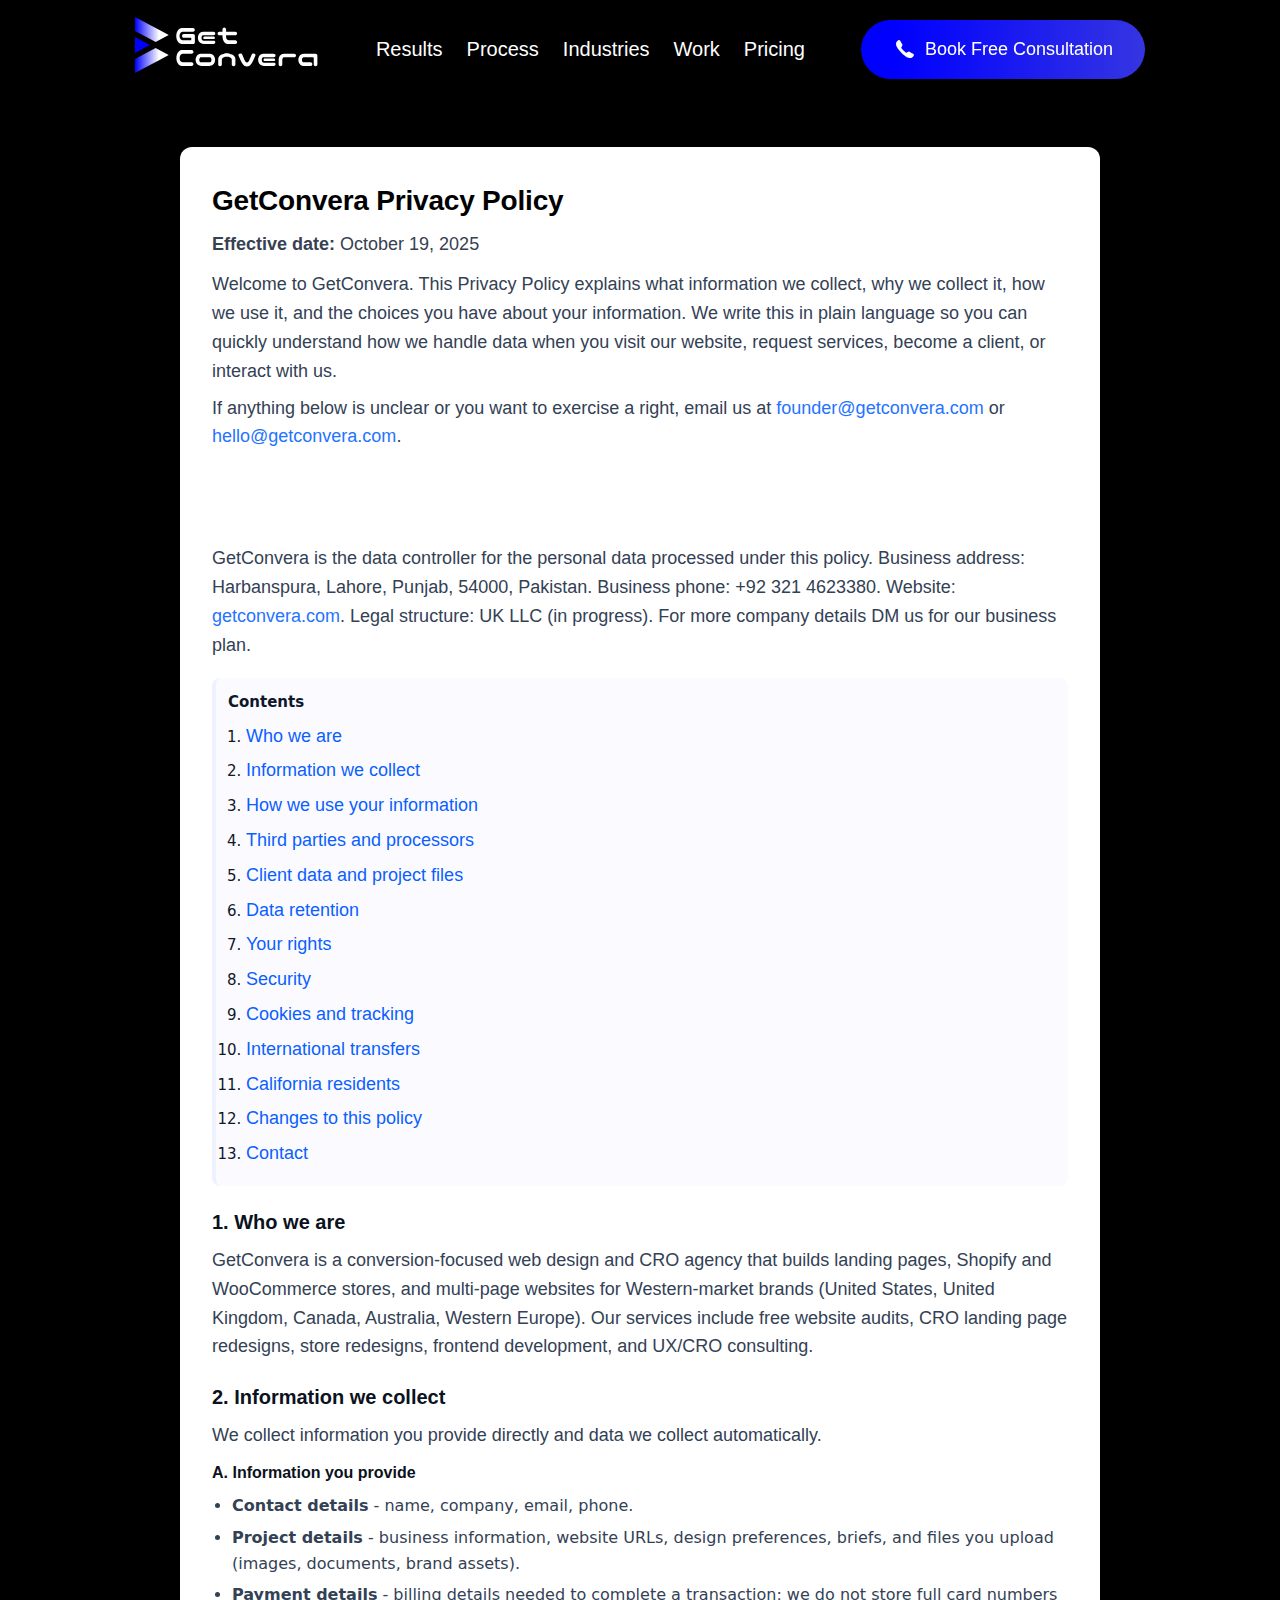
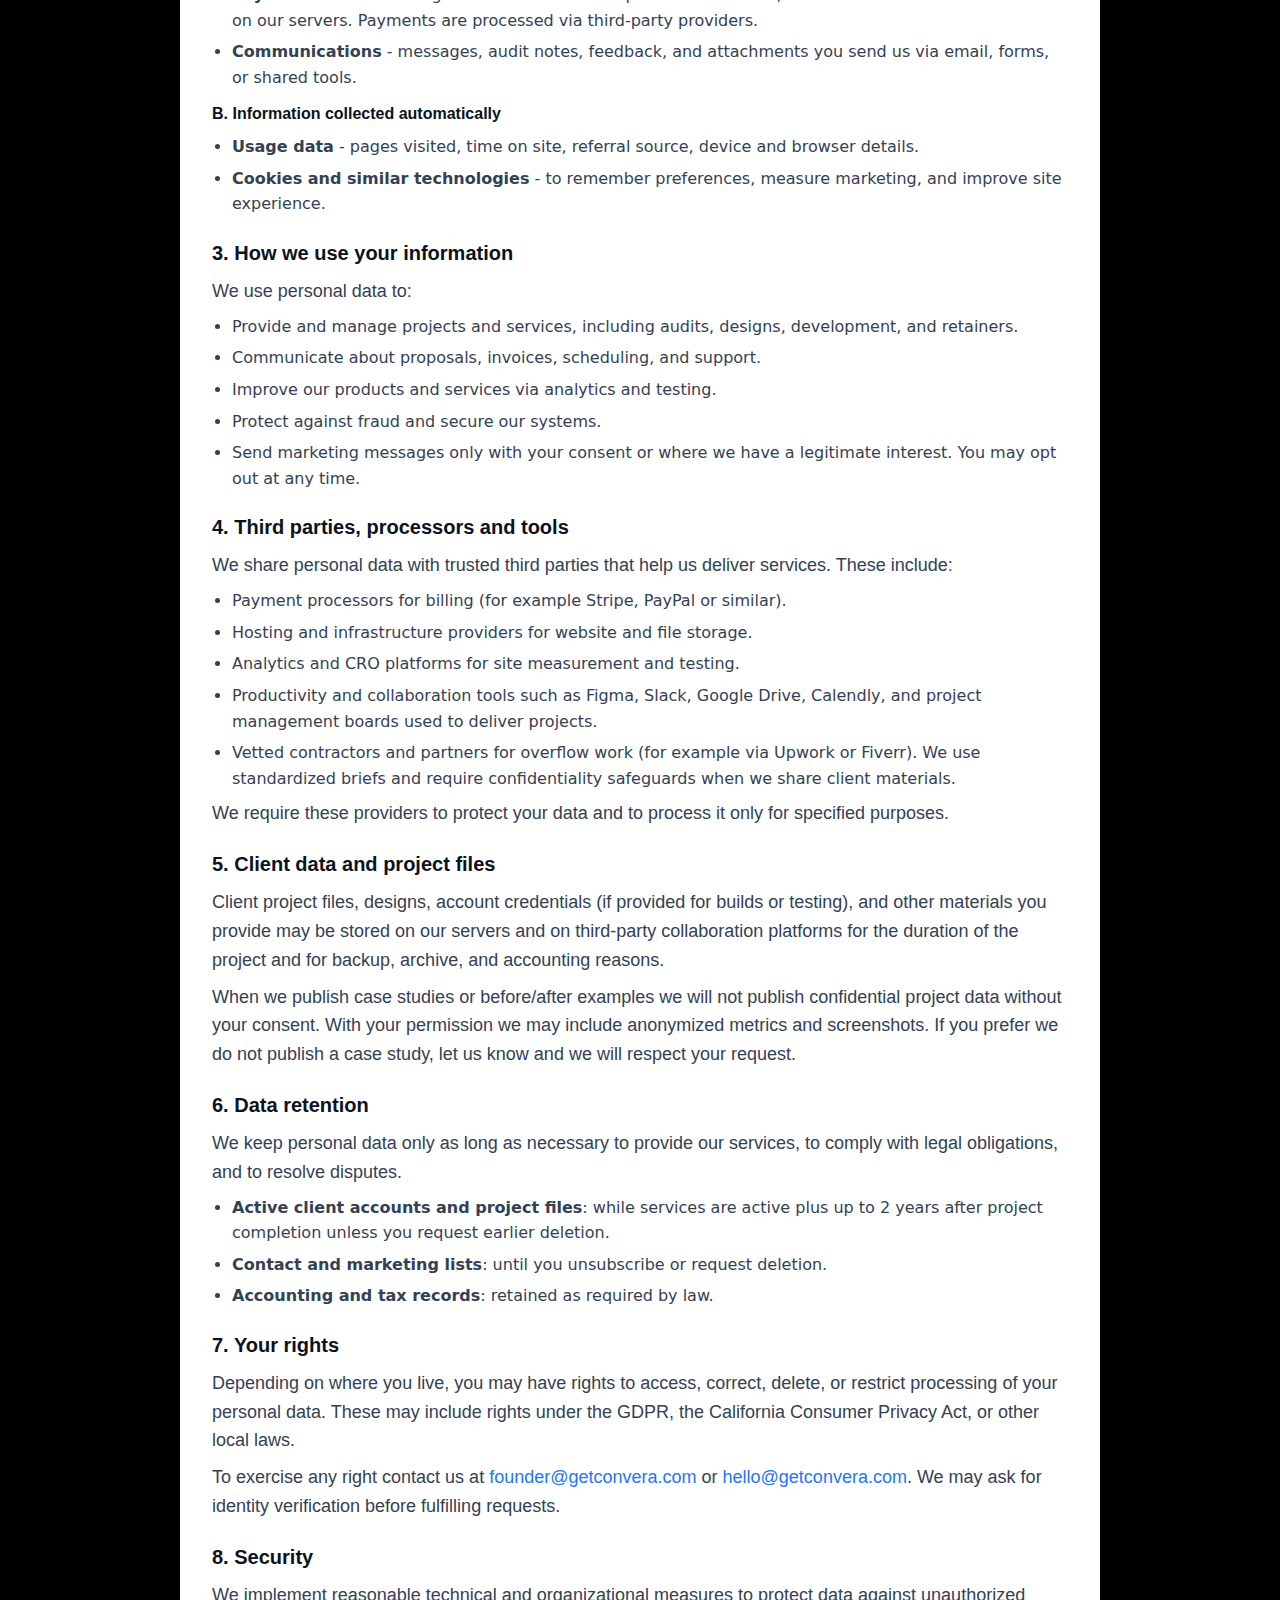
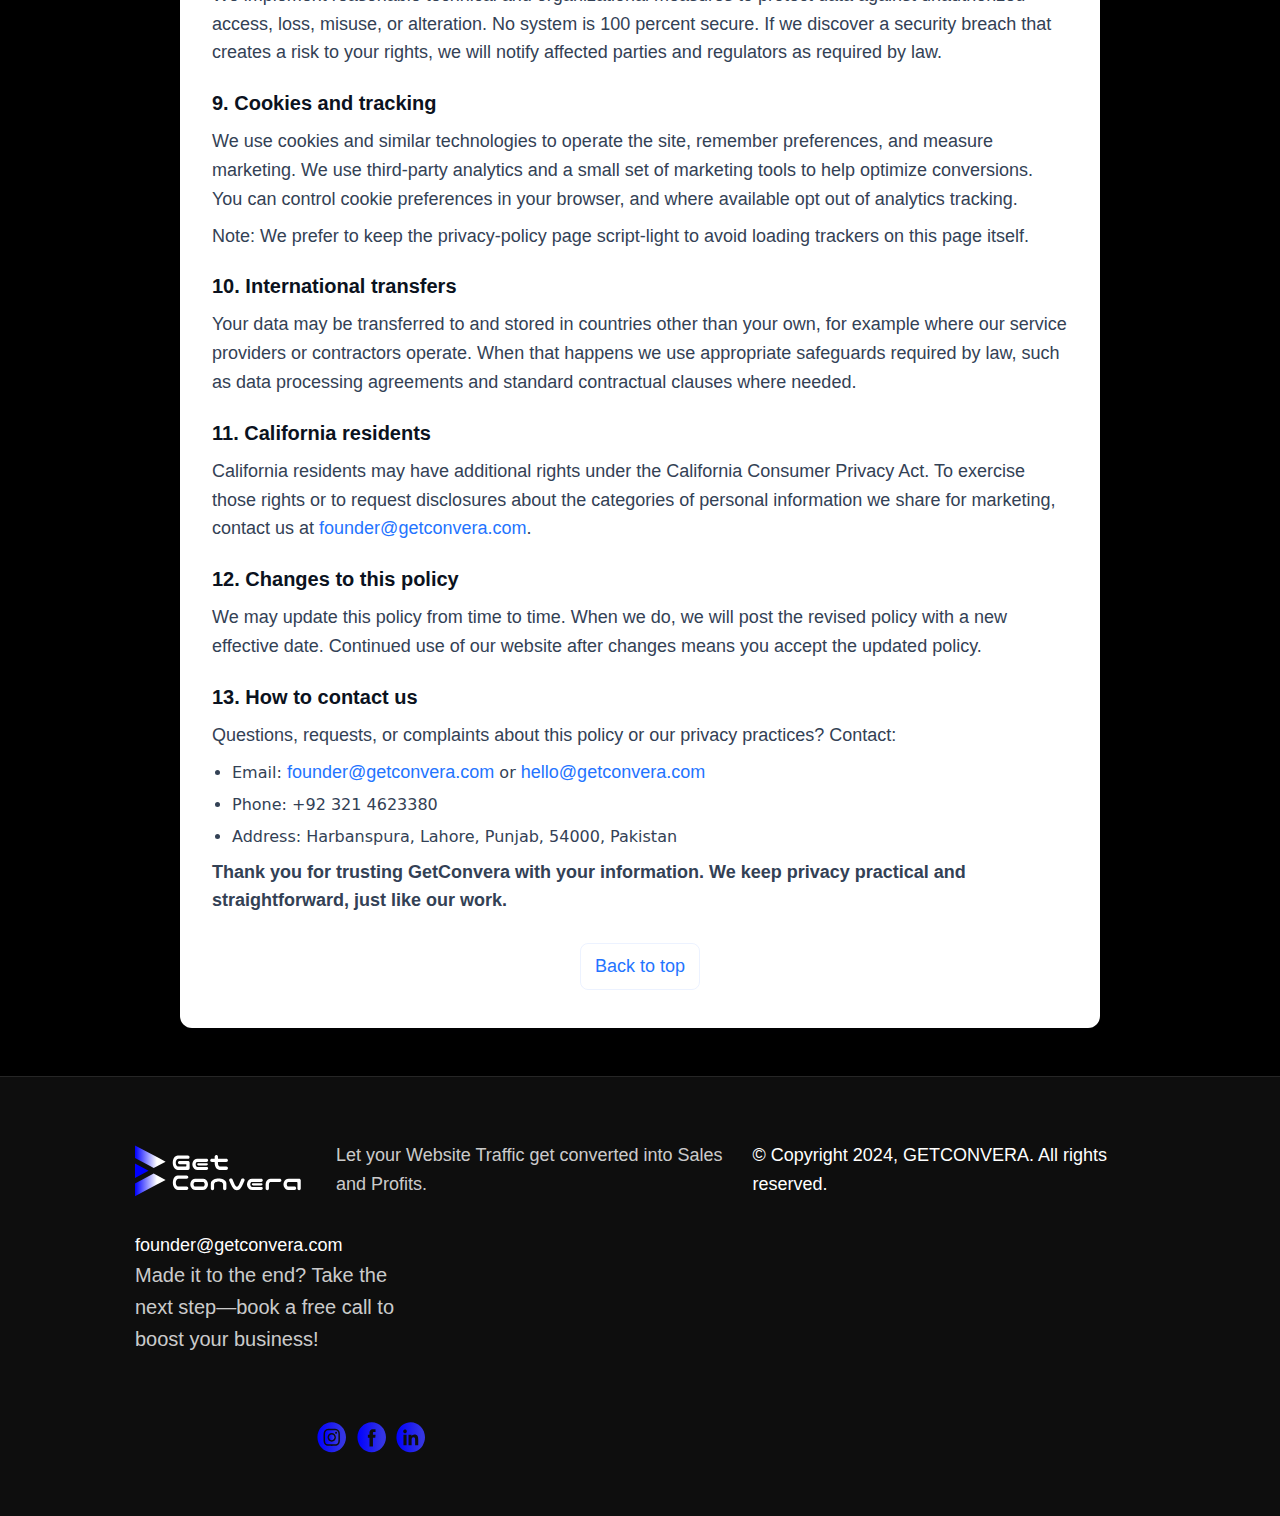
<file: privacy-policy.html>
<!DOCTYPE html>
<html lang="en">
  <head>
    <meta charset="utf-8" />
    <meta name="viewport" content="width=device-width, initial-scale=1" />

    <!-- Basic site styling and fonts -->
    <link
      rel="preload"
      href="/assets/fonts/bricolagegrotesque-variablefont_opszwdthwght-webfont.woff2"
      as="font"
      type="font/woff2"
      crossorigin="anonymous"
    />
    <link rel="stylesheet" href="/style.css" />
    <link rel="stylesheet" href="/privacy-policy.css" />

    <!-- Favicon -->
    <link rel="icon" href="/favicon.png" type="image/png" sizes="32x32" />
    <link rel="icon" href="/favicon.ico" type="image/x-icon" />

    <!-- SEO -->
    <title>Privacy Policy | GetConvera</title>
    <meta
      name="description"
      content="GetConvera privacy policy. How we collect, use, and protect personal data for our website and clients."
    />
    <link rel="canonical" href="https://getconvera.com/privacy-policy.html" />

    <!-- Robots: allow indexing of this page -->
    <meta name="robots" content="index, follow" />
  </head>
  <body>
    <header id="site-header">
      <nav class="nav__container">
        <div class="nav__container-img">
          <a class="scroll-link" href="/">
            <img
              src="./assets/header_logo.svg"
              alt="GetConvera logo for conversion-focused web design"
            />
          </a>
        </div>
        <div class="nav__container-links">
          <a class="scroll-link" href="/">Results</a>
          <a class="scroll-link" href="/">Process</a>
          <a class="scroll-link" href="/">Industries</a>
          <a class="scroll-link" href="/">Work</a>
          <a class="scroll-link" href="/">Pricing</a>
        </div>
        <div class="nav-btn__wrapper">
          <button
            class="btn btn--large nav-btn-content-change"
            onclick="window.open('https://calendly.com/getconvera/30min', '_blank')"
          >
            <img
              class="btn--icon"
              src="./assets/cta_call_icon.svg"
              alt="Call icon for booking free consultation with GetConvera"
            />
            <span class="nav-btn-text">Book Free Consultation</span>
          </button>
          <button
            style="display: none"
            class="btn btn--small btn--outline btn--outline--hid"
          >
            <a href="mailto:getconvera@gmail.com">Chat Now</a>
          </button>
        </div>
      </nav>
    </header>

    <main class="container">
      <article class="policy" id="privacy-policy">
        <header class="policy__header" id="top">
          <h1 class="policy__title">GetConvera Privacy Policy</h1>
          <p class="policy__date">
            <strong>Effective date:</strong> October 19, 2025
          </p>

          <p class="policy__intro">
            Welcome to GetConvera. This Privacy Policy explains what information
            we collect, why we collect it, how we use it, and the choices you
            have about your information. We write this in plain language so you
            can quickly understand how we handle data when you visit our
            website, request services, become a client, or interact with us.
          </p>

          <p class="policy__help">
            If anything below is unclear or you want to exercise a right, email
            us at
            <a href="mailto:founder@getconvera.com">founder@getconvera.com</a>
            or <a href="mailto:hello@getconvera.com">hello@getconvera.com</a>.
          </p>
        </header>

        <section class="policy__meta">
          <h2>Data controller and contact</h2>
          <p>
            GetConvera is the data controller for the personal data processed
            under this policy. Business address: Harbanspura, Lahore, Punjab,
            54000, Pakistan. Business phone: +92 321 4623380. Website:
            <a href="https://getconvera.com">getconvera.com</a>. Legal
            structure: UK LLC (in progress). For more company details DM us for
            our business plan.
          </p>
        </section>

        <nav class="policy__toc" aria-label="Table of contents">
          <strong>Contents</strong>
          <ol>
            <li><a href="#who-we-are">Who we are</a></li>
            <li><a href="#info-we-collect">Information we collect</a></li>
            <li><a href="#how-we-use">How we use your information</a></li>
            <li><a href="#processors">Third parties and processors</a></li>
            <li><a href="#client-data">Client data and project files</a></li>
            <li><a href="#retention">Data retention</a></li>
            <li><a href="#rights">Your rights</a></li>
            <li><a href="#security">Security</a></li>
            <li><a href="#cookies">Cookies and tracking</a></li>
            <li><a href="#transfers">International transfers</a></li>
            <li><a href="#california">California residents</a></li>
            <li><a href="#changes">Changes to this policy</a></li>
            <li><a href="#contact">Contact</a></li>
          </ol>
        </nav>

        <section id="who-we-are" class="policy__section">
          <h2>1. Who we are</h2>
          <p>
            GetConvera is a conversion-focused web design and CRO agency that
            builds landing pages, Shopify and WooCommerce stores, and multi-page
            websites for Western-market brands (United States, United Kingdom,
            Canada, Australia, Western Europe). Our services include free
            website audits, CRO landing page redesigns, store redesigns,
            frontend development, and UX/CRO consulting.
          </p>
        </section>

        <section id="info-we-collect" class="policy__section">
          <h2>2. Information we collect</h2>
          <p>
            We collect information you provide directly and data we collect
            automatically.
          </p>

          <h3>A. Information you provide</h3>
          <ul>
            <li>
              <strong>Contact details</strong> - name, company, email, phone.
            </li>
            <li>
              <strong>Project details</strong> - business information, website
              URLs, design preferences, briefs, and files you upload (images,
              documents, brand assets).
            </li>
            <li>
              <strong>Payment details</strong> - billing details needed to
              complete a transaction; we do not store full card numbers on our
              servers. Payments are processed via third-party providers.
            </li>
            <li>
              <strong>Communications</strong> - messages, audit notes, feedback,
              and attachments you send us via email, forms, or shared tools.
            </li>
          </ul>

          <h3>B. Information collected automatically</h3>
          <ul>
            <li>
              <strong>Usage data</strong> - pages visited, time on site,
              referral source, device and browser details.
            </li>
            <li>
              <strong>Cookies and similar technologies</strong> - to remember
              preferences, measure marketing, and improve site experience.
            </li>
          </ul>
        </section>

        <section id="how-we-use" class="policy__section">
          <h2>3. How we use your information</h2>
          <p>We use personal data to:</p>
          <ul>
            <li>
              Provide and manage projects and services, including audits,
              designs, development, and retainers.
            </li>
            <li>
              Communicate about proposals, invoices, scheduling, and support.
            </li>
            <li>
              Improve our products and services via analytics and testing.
            </li>
            <li>Protect against fraud and secure our systems.</li>
            <li>
              Send marketing messages only with your consent or where we have a
              legitimate interest. You may opt out at any time.
            </li>
          </ul>
        </section>

        <section id="processors" class="policy__section">
          <h2>4. Third parties, processors and tools</h2>
          <p>
            We share personal data with trusted third parties that help us
            deliver services. These include:
          </p>
          <ul>
            <li>
              Payment processors for billing (for example Stripe, PayPal or
              similar).
            </li>
            <li>
              Hosting and infrastructure providers for website and file storage.
            </li>
            <li>
              Analytics and CRO platforms for site measurement and testing.
            </li>
            <li>
              Productivity and collaboration tools such as Figma, Slack, Google
              Drive, Calendly, and project management boards used to deliver
              projects.
            </li>
            <li>
              Vetted contractors and partners for overflow work (for example via
              Upwork or Fiverr). We use standardized briefs and require
              confidentiality safeguards when we share client materials.
            </li>
          </ul>
          <p>
            We require these providers to protect your data and to process it
            only for specified purposes.
          </p>
        </section>

        <section id="client-data" class="policy__section">
          <h2>5. Client data and project files</h2>
          <p>
            Client project files, designs, account credentials (if provided for
            builds or testing), and other materials you provide may be stored on
            our servers and on third-party collaboration platforms for the
            duration of the project and for backup, archive, and accounting
            reasons.
          </p>
          <p>
            When we publish case studies or before/after examples we will not
            publish confidential project data without your consent. With your
            permission we may include anonymized metrics and screenshots. If you
            prefer we do not publish a case study, let us know and we will
            respect your request.
          </p>
        </section>

        <section id="retention" class="policy__section">
          <h2>6. Data retention</h2>
          <p>
            We keep personal data only as long as necessary to provide our
            services, to comply with legal obligations, and to resolve disputes.
          </p>
          <ul>
            <li>
              <strong>Active client accounts and project files</strong>: while
              services are active plus up to 2 years after project completion
              unless you request earlier deletion.
            </li>
            <li>
              <strong>Contact and marketing lists</strong>: until you
              unsubscribe or request deletion.
            </li>
            <li>
              <strong>Accounting and tax records</strong>: retained as required
              by law.
            </li>
          </ul>
        </section>

        <section id="rights" class="policy__section">
          <h2>7. Your rights</h2>
          <p>
            Depending on where you live, you may have rights to access, correct,
            delete, or restrict processing of your personal data. These may
            include rights under the GDPR, the California Consumer Privacy Act,
            or other local laws.
          </p>
          <p>
            To exercise any right contact us at
            <a href="mailto:founder@getconvera.com">founder@getconvera.com</a>
            or <a href="mailto:hello@getconvera.com">hello@getconvera.com</a>.
            We may ask for identity verification before fulfilling requests.
          </p>
        </section>

        <section id="security" class="policy__section">
          <h2>8. Security</h2>
          <p>
            We implement reasonable technical and organizational measures to
            protect data against unauthorized access, loss, misuse, or
            alteration. No system is 100 percent secure. If we discover a
            security breach that creates a risk to your rights, we will notify
            affected parties and regulators as required by law.
          </p>
        </section>

        <section id="cookies" class="policy__section">
          <h2>9. Cookies and tracking</h2>
          <p>
            We use cookies and similar technologies to operate the site,
            remember preferences, and measure marketing. We use third-party
            analytics and a small set of marketing tools to help optimize
            conversions. You can control cookie preferences in your browser, and
            where available opt out of analytics tracking.
          </p>
          <p>
            Note: We prefer to keep the privacy-policy page script-light to
            avoid loading trackers on this page itself.
          </p>
        </section>

        <section id="transfers" class="policy__section">
          <h2>10. International transfers</h2>
          <p>
            Your data may be transferred to and stored in countries other than
            your own, for example where our service providers or contractors
            operate. When that happens we use appropriate safeguards required by
            law, such as data processing agreements and standard contractual
            clauses where needed.
          </p>
        </section>

        <section id="california" class="policy__section">
          <h2>11. California residents</h2>
          <p>
            California residents may have additional rights under the California
            Consumer Privacy Act. To exercise those rights or to request
            disclosures about the categories of personal information we share
            for marketing, contact us at
            <a href="mailto:founder@getconvera.com">founder@getconvera.com</a>.
          </p>
        </section>

        <section id="changes" class="policy__section">
          <h2>12. Changes to this policy</h2>
          <p>
            We may update this policy from time to time. When we do, we will
            post the revised policy with a new effective date. Continued use of
            our website after changes means you accept the updated policy.
          </p>
        </section>

        <section id="contact" class="policy__section">
          <h2>13. How to contact us</h2>
          <p>
            Questions, requests, or complaints about this policy or our privacy
            practices? Contact:
          </p>
          <ul>
            <li>
              Email:
              <a href="mailto:founder@getconvera.com">founder@getconvera.com</a>
              or <a href="mailto:hello@getconvera.com">hello@getconvera.com</a>
            </li>
            <li>Phone: +92 321 4623380</li>
            <li>Address: Harbanspura, Lahore, Punjab, 54000, Pakistan</li>
          </ul>

          <p class="policy__thanks">
            Thank you for trusting GetConvera with your information. We keep
            privacy practical and straightforward, just like our work.
          </p>
        </section>

        <div class="policy__back-to-top">
          <a href="#top" class="btn--link">Back to top</a>
        </div>
      </article>
    </main>

    <!-- Reuse the same footer markup, adjust paths if needed -->
    <footer>
      <div class="footer__wrapper">
        <div class="footer__block-1">
          <div class="footer__logo-and-desc">
            <div class="footer__logo-icon-container">
              <img src="/assets/footer__logo-icon.svg" alt="Footer logo icon" />
            </div>
            <span class="footer__logo-and-desc-line"></span>
            <p>
              Let your Website Traffic get converted into Sales and Profits.
            </p>
          </div>
          <div class="footer__emails-container">
            <a href="mailto:founder@getconvera.com">founder@getconvera.com</a>
          </div>
        </div>
        <div class="footer__block-2">
          <p>
            Made it to the end? Take the next step—book a free call to boost
            your business!
          </p>
          <div class="footer__smm-icons-container">
            <div class="footer__smm-icon-box">
              <a href="https://www.instagram.com/getconvera/"
                ><img src="/assets/footer__smm-icon-1.svg" alt="Instagram"
              /></a>
            </div>
            <div class="footer__smm-icon-box">
              <a href="https://www.facebook.com/getconvera/"
                ><img src="/assets/footer__smm-icon-2.svg" alt="Facebook"
              /></a>
            </div>
            <div class="footer__smm-icon-box">
              <a href="https://www.linkedin.com/company/getconvera"
                ><img src="/assets/footer__smm-icon-3.svg" alt="LinkedIn"
              /></a>
            </div>
          </div>
        </div>
      </div>

      <p class="footer__copyright">
        © Copyright 2024, GETCONVERA. All rights reserved.
      </p>
    </footer>

    <!-- Scripts: keep this page script-light.
       Do not include analytics or tracker scripts here unless necessary and disclosed.
  -->
    <script>
      // small helper if you need it. Keep it minimal.
      (function () {
        var links = document.querySelectorAll('a[href$=".pdf"]');
        for (var i = 0; i < links.length; i++) {
          links[i].setAttribute("target", "_blank");
        }
      })();
    </script>
  </body>
</html>
</file>
<file: style.css>
/* Style Setup */

* {
  box-sizing: border-box;
  margin: 0px;
  padding: 0px;
}
html {
  font-size: 62.5%;
  /* scroll-behavior: smooth; */
}
:root {
  /* Color Scheme */
  --primary-color: #2474ff;
  --gradient: linear-gradient(90deg, #00f 0%, #3535e2 87.98%);
  --half-grad: linear-gradient(1deg, #00f 1.01%, #fff 66.32%);
  --dark: #0e0e0e;
  --light: #ffffff;

  /* Font Families */
  --font-family-heading: "Bricolage Grotesque", sans-serif;
  --font-family-body: "Bricolage Grotesque", sans-serif;

  /* Heading Font Sizes */
  --font-size-h1: 5.4rem; /* 54px */
  --font-size-h2: 4.2rem; /* 48px */
  --font-size-h3: 3.6rem; /* 36px */
  --font-size-h4: 3.2rem; /* 32px */
  --font-size-h5: 2.4rem; /* 24px */
  --font-size-h6: 2rem; /* 20px */

  /* Body Font Sizes */
  --font-size-body-xl: 2rem; /* 20px */
  --font-size-body-lg: 1.8rem; /* 18px */
  --font-size-body-md: 1.6rem; /* 16px */
  --font-size-body-sm: 1.4rem; /* 14px */
  --font-size-body-xs: 1.2rem; /* 12px */

  /* Line Heights */
  --font-line-height-xl: 3.2rem; /* 32px */
  --font-line-height-lg: 2.88rem; /* 28.8px */
  --font-line-height-md: 2.4rem; /* 24px */
  --font-line-height-sm: 2.1rem; /* 21px */
  --font-line-height-xs: 1.44rem; /* 14.4px */

  /* Font Weights */
  --font-weight-bold: 700;
  --font-weight-medium: 500;
  --font-weight-regular: 400;

  /* Button */
  --btn-padding-lg: 1.5rem 3.2rem;
  --btn-padding-sm: 0.8rem 2.4rem;
  --btn-gap: 0.8rem;
  --btn-radius: 99rem;
  --btn-font-size-lg: var(--font-size-body-lg);
  --btn-font-size-sm: var(--font-size-body-sm);
  --btn-line-height: 1.6;
  --btn-color-bg: var(--gradient);
  --btn-color-text: var(--light);
  --btn-outline-border: 2px solid var(--primary-color);
}
body {
  background-color: #252525;
}
a,
p {
  font-family: var(--font-family-body);
  font-size: var(--font-size-body-lg);
  line-height: var(--font-line-height-lg);
  color: var(--light);
  transition: 0.15s all;
}
a {
  text-decoration-line: none;
  /* &:active {
    color: var(--primary-color);
  }
  &:link {
    color: var(--primary-color);
  } */
  &:hover {
    opacity: 0.6;
  }
}
/* For dynamically active on section scrollvoer */
nav a {
  transition: color 0.15s ease-in-out, opacity 0.15s ease-in-out;
}
nav a.active {
  color: var(--primary-color);
}

h1,
h2,
h3,
h4,
h5,
h6 {
  font-family: var(--font-family-heading);
  font-weight: var(--font-weight-bold);
  line-height: var(--line-height-heading);
  color: var(--light);
}

h1 {
  font-size: var(--font-size-h1);
}

h2 {
  font-size: var(--font-size-h2);
}

h3 {
  font-size: var(--font-size-h3);
}

h4 {
  font-size: var(--font-size-h4);
}
h5 {
  font-size: var(--font-size-h5);
}
h6 {
  font-size: var(--font-size-h6);
}

.btn {
  display: inline-flex;
  justify-content: center;
  align-items: center;
  border: none;
  border-radius: var(--btn-radius);
  cursor: pointer;
  font-family: var(--font-family-body);
  font-weight: var(--font-weight-regular);
  line-height: var(--btn-line-height);
  color: var(--btn-color-text);
  background: linear-gradient(270deg, #3535e2 0%, #00f 87.98%);
  filter: brightness(1);
  transition: background 0.15s ease-in-out, filter 0.15s ease-in-out;
}

.btn--large {
  padding: var(--btn-padding-lg);
  font-size: var(--btn-font-size-lg);
  gap: var(--btn-gap);
}

.btn--small {
  padding: var(--btn-padding-sm);
  font-size: var(--btn-font-size-sm);
}

.btn--icon .btn__icon {
  width: 2.4rem;
  height: 2.4rem;
}

.btn--outline {
  background: rgba(255, 255, 255, 0.2);
  color: var(rgba(255, 255, 255, 0.8));
  /* border: var(--btn-outline-border); */
}

.btn--outline:hover {
  background: rgba(255, 255, 255, 0.1) !important;
}

.btn:hover {
  background: linear-gradient(90deg, #2929ad 12.02%, #00c 100%);
  filter: brightness(0.9);
}

.btn-demo {
  display: flex;
  flex-direction: column;
  gap: 2rem;
  padding: 4rem 0;
}

.highlighted-heading {
  color: var(--primary-color);
}

/* ---- Navigation Bar ---- */
header {
  display: flex;
  padding: 1.7rem 13.5rem;
  background-color: #000102;
}
/* ------------- base (page top) ------------- */
#site-header {
  position: fixed; /* sticks to top */
  top: 0;
  left: 0;
  width: 100%;
  z-index: 9999;
  padding: 1.7rem 13.5rem; /* your current spacing */
  background: transparent; /* see-through at the hero */
  transition: padding 0.35s ease, background 0.35s ease,
    backdrop-filter 0.35s ease, border-bottom-color 0.35s ease;
}

/* ------------- scrolled state ------------- */
#site-header.nav--scrolled .nav__container {
  padding: 1.2rem 3.2rem;
  border-radius: 4rem;
  /* background: rgba(0, 1, 2, 0.75);  */
  background: rgba(255, 255, 255, 0.05);
  backdrop-filter: blur(0.6rem); /* glassy */
  border-bottom: 1px solid rgba(255, 255, 255, 0.08);
  box-shadow: 0 4px 2rem rgba(0, 0, 0, 0.35);
}

.nav__container {
  display: flex;
  flex: 1;
  justify-content: space-between;
  align-items: center;
  transition: padding 0.35s ease, background 0.35s ease,
    border-radius 0.35s ease, box-shadow 0.35s ease, backdrop-filter 0.35s ease;
  .nav__container-img a:hover {
    opacity: unset;
  }
}
.nav__container-links {
  display: flex;
  width: fit-content;
  gap: 2.4rem;
  a {
    font-size: var(--font-size-body-xl);
  }
}

/* Section Reveal animation */
.reveal {
  opacity: 0;
  transform: translateY(24px); /* one line-height down */
  transition: opacity 0.45s ease-out, transform 0.45s ease-out;
}

.reveal.reveal--in {
  opacity: 1;
  transform: translateY(0);
}
/* Motion safety */
@media (prefers-reduced-motion: reduce) {
  .reveal {
    transition: none;
    opacity: 1;
    transform: none;
  }
}

/* ---- Hero Section ---- */

.hero__section {
  padding: 14rem 8rem 19rem;
  display: flex;
  flex-direction: column;
  justify-content: center;
  align-items: center;
  gap: 2.4rem;
  position: relative;
  /* static below */
  /* background-image: url("./assets/hero__bg.png");   */
  /* background: url('./assets/hero_bg.mp4'); */
  background-image: url("./assets/hero__bg-static.png");
}
.hero__video-bg {
  position: absolute;
  top: 0;
  left: 0;
  right: 0;
  bottom: 0;
  width: 100%; /* ✅ Fill only the parent container */
  height: 100%; /* ✅ Stretch vertically too */
  object-fit: cover;
  z-index: -1;
  pointer-events: none;
}
.hero__detail-container {
  background: url("./assets/hero__detail-bg.png");
  border: 0.1rem solid rgba(255, 255, 255, 0.2);
  display: flex;
  gap: 3.6rem;
  padding: 6.4rem 4rem;
  border-radius: 4rem;
}
/* Hero Detail Container Left Column */
.hero__detail-left-col {
  width: 42.6rem;
  height: 48.2rem;
  display: flex;
  flex-direction: column;
  justify-content: space-between;
}
.hero__rating-and-text-container {
  display: flex;
  flex-direction: column;
  flex: 1;
  gap: 2.8rem;
}
.hero__rating {
  display: flex;
  height: 3.4rem;
  gap: 0.8rem;
  img {
    height: 3.4rem;
  }
  .hero__rating-detail {
    display: flex;
    flex-direction: column;
    align-items: start;
    img {
      height: 1.6rem;
    }
    p {
      font-size: var(--font-size-body-sm);
      opacity: 0.6;
    }
  }
}
.hero__text-container {
  display: flex;
  flex: 1;
  flex-direction: column;
  gap: 1.4rem;
  .hero__text-heading-container {
    display: flex;
    flex-direction: column;
    gap: 0.4rem;
    h5 {
      background: var(--half-grad);
      background-clip: text;
      -webkit-background-clip: text;
      -webkit-text-fill-color: transparent;
    }
  }
  p {
    opacity: 0.6;
  }
}
.hero__btn-and-highlights-container {
  display: flex;
  flex-direction: column;
  gap: 1.2rem;
}
.hero__btn-and-highlights-container button:first-child {
  width: 100%;
}
.hero__highlights-container {
  display: flex;
  flex: 1;
  justify-content: space-between;
  align-items: center;
  padding: 0rem 1rem;
  .hero__highlight-box {
    display: flex;
    justify-content: center;
    align-items: center;
    gap: 0.4rem;
    img {
      width: 1.4rem;
      height: 1.4rem;
    }
    p {
      font-size: var(--btn-font-size-sm);
      line-height: var(--font-line-height-sm);
      opacity: 0.6;
    }
  }
}

/* Hero Detail Container Right Column */
.hero__detail-right-col {
  width: 63.6rem;
  height: 48.2rem;
  display: flex;
  border-radius: 1.6rem;
  border: 0.1rem solid rgba(255, 255, 255, 0.2);
}
.hero__target__brand-listings {
  display: flex;
  flex-direction: column;
  width: 24.6rem;
  padding: 3.6rem 0rem 3.6rem 1.6rem;
  gap: 2.4rem;
  align-items: start;
  justify-content: center;
  background-color: var(--dark);
  border-top-left-radius: 1.6rem;
  border-bottom-left-radius: 1.6rem;
  .hero__target-heading {
    display: flex;
    gap: 0.5rem;
    img {
      width: 2.2rem;
      height: 2.2rem;
    }
    p {
      font-size: var(--font-size-body-md);
      color: rgba(255, 255, 255, 0.8);
    }
  }
  .hero__target-brands-container {
    display: flex;
    flex-direction: column;
    gap: 0.8rem;
    width: 100%;
    .hero__target-brand {
      display: flex;
      justify-content: center;
      align-items: center;
      padding: 0.2rem 1.4rem 0.2rem 0.4rem;
      gap: 0.5rem;
      .hero__target-icon {
        border-radius: 0.8rem;
      }
      p {
        color: rgba(255, 255, 255, 0.5);
        font-size: var(--font-size-body-md);
        width: 100%;
      }
      .hero__target-arrow {
        width: 0.4rem;
        height: 0.8rem;
      }
      :hover {
        color: var(--light);
      }
    }
  }
}
.hero__target__brand-detail {
  display: flex;
  flex: 1;
  height: 100%;
  justify-content: center;
  align-items: center;
  /* background: url("./assets/hero__target-brand-block-placeholder.png"); */
  background: #1a1a1a;
  border-top-right-radius: 1.6rem;
  border-bottom-right-radius: 1.6rem;
  img {
    width: 34rem;
    height: 16.5rem;
  }
}
.hero__target-brand:hover {
  cursor: pointer;
}
.hero__target-brand.active {
  background: linear-gradient(134deg, #212121 10.27%, #151515 96.74%);
  border-radius: 0.6rem;
}

.hero__target-brand.active p {
  color: white !important;
}

.hero__target-brand.active .hero__target-arrow {
  opacity: 1;
}

.hero__target-brand p,
.hero__target-arrow {
  transition: all 0.2s ease;
}
.hero__partners-strip {
  overflow: hidden;
  position: relative;
  width: 83.7rem;
  height: 8rem;
  overflow: hidden;
  mask-image: linear-gradient(
    to right,
    transparent,
    black 15%,
    black 85%,
    transparent
  );
  -webkit-mask-image: linear-gradient(
    to right,
    transparent,
    black 15%,
    black 85%,
    transparent
  );
  mask-repeat: no-repeat;
  mask-size: 100% 100%;
}

.hero__partners-strip-track {
  display: flex;
  gap: 2rem;
  animation: scroll-left 10s linear infinite;
  width: max-content;
  align-items: center;
}

/* Smooth leftward scrolling */
@keyframes scroll-left {
  0% {
    transform: translateX(0);
  }
  100% {
    transform: translateX(-50%);
  }
}

/* Before-After Section */
.before-after__section {
  display: flex;
  gap: 2rem;
  height: 57.1rem;
  background-color: #0e0e0e;
  position: relative;
  .before-after__mockups-container {
    display: flex;
    position: absolute;
    gap: 2rem;
    transform: translateY(-13.3rem);
    overflow: hidden;
    inset: 0;
    img {
      width: 29.9rem;
      object-fit: contain;
    }
  }
}

/* Growth Section */
.growth__section {
  display: flex;
  width: 100%;
  flex-direction: column;
  padding: 6.4rem 13.5rem;
  gap: 4.8rem;
  justify-content: center;
  align-items: center;
  background-color: #0e0e0e;
  position: relative;
  z-index: 0;
}
.growth__section::after {
  content: "";
  position: absolute;
  top: 50%;
  left: 50%;
  transform: translate(-50%, -50%);
  width: 98.6vw;
  height: 50rem;
  background: radial-gradient(
    81.12% 50% at 50% 50%,
    rgba(27, 86, 189, 0.4) 0%,
    rgba(14, 14, 14, 0) 100%
  );
  z-index: 0;
  pointer-events: none;
}
.growth__head-container {
  display: flex;
  flex-direction: column;
  justify-content: center;
  align-items: center;
  gap: 2.7rem;
  width: 100%;
  h1 {
    width: 80rem;
    text-align: center;
  }
  p {
    font-size: var(--font-size-body-lg);
    color: rgba(255, 255, 255, 0.6);
    width: 100%;
    text-align: center;
  }
}
.growth__blocks-container {
  display: flex;
  flex-direction: column;
  gap: 1.6rem;
  position: relative;
  z-index: 1;
}

.growth__block-1 {
  display: flex;
  padding: 2.6rem 2rem;
  justify-content: space-between;
  overflow: visible;
  background: #131313;
  border-radius: 2rem;
}
.growth__block-1__left {
  display: flex;
  flex-direction: column;
  gap: 1rem;
  width: 46.4rem;
  justify-content: center;
  align-items: center;
  text-align: center;
  h2 {
    font-weight: 300;
    width: 40rem;
  }
  p:first-child {
    font-size: var(--font-size-body-xs);
    color: var(--primary-color);
  }
  p:last-child {
    font-size: var(--font-size-body-lg);
    color: rgba(255, 255, 255, 0.6);
    width: 35.2rem;
  }
}

.growth__block-1__right {
  width: 60rem;
  height: 53.8rem;
  img {
    object-fit: contain;
  }
}

.growth__block-2-and-3-container {
  display: flex;
  gap: 1.6rem;
  height: fit-content;
}
.growth__block-2-and-3 {
  display: flex;
  gap: 3.2rem;
  flex-direction: column;
  background-color: #131313;
  border-radius: 2rem;
  padding: 4.2rem 5.4rem;
  .growth__block-2-and-3__top {
    height: 36.2rem;
    width: 100%;
    display: flex;
    justify-content: center;
    align-items: center;
    img {
      object-fit: contain;
    }
  }
  .growth__block-2-and-3__bottom {
    display: flex;
    flex-direction: column;
    gap: 1.6rem;
    h3 {
      font-weight: 300;
      width: 30rem;
    }
    p:first-child {
      font-size: var(--font-size-body-xs);
      color: var(--primary-color);
    }
    p:last-child {
      font-size: var(--font-size-body-lg);
      color: rgba(255, 255, 255, 0.6);
      width: 36.2rem;
    }
  }
}
.process__section {
  display: flex;
  flex-direction: column;
  background: linear-gradient(180deg, #0e0e0e 0%, #111 100%);
  gap: 3.2rem;
  padding: 6.4rem 13.5rem;
}
.process__header {
  display: flex;
  flex-direction: column;
  gap: 1.2rem;
  text-align: center;
  align-items: center;
  p {
    color: rgba(255, 255, 255, 0.6);
    width: 63.9rem;
  }
}
.process__steps-container {
  flex: 1;
  /* height: 35.3rem; */
  display: flex;
  gap: 0.9rem;
  .process__step-block {
    width: 30.2rem;
    display: flex;
    background: rgba(255, 255, 255, 0.1);
    border-radius: 2.5rem;
    padding: 2rem 1rem 0 2rem;

    .process__step__inner-block {
      display: flex;
      flex-direction: column;
      height: fit-content;
      gap: 1.6rem;
      padding: 0 0 7.4rem 0;
      position: relative;
      overflow: hidden;
      .process__step__inner-icon {
        width: 6.3rem;
        height: 6.3rem;
        img {
          object-fit: contain;
        }
      }
      p {
        height: 17rem;
        font-size: var(--font-size-body-md);
        line-height: var(--font-line-height-md);
        color: rgba(255, 255, 255, 0.8);
      }
      h1 {
        position: absolute;
        bottom: -5rem;
        right: 0;
        font-size: 10rem;
        color: var(--primary-color);
      }
    }
  }
}

/* Industries Section */
.industries__section {
  display: flex;
  flex-direction: column;
  padding: 6.4rem 13.5rem;
  gap: 4.8rem;
  background: linear-gradient(0deg, #0e0e0e 0%, #111 100%);
}
.industries__content-container {
  display: flex;
  flex-direction: column;
  gap: 1.2rem;
  text-align: center;
  justify-content: center;
  align-items: center;
  h1 {
    width: 51.4rem;
  }
  p {
    width: 81.4rem;
    color: rgba(255, 255, 255, 0.6);
  }
}
.industries__services-container {
  display: flex;
  gap: 2.4rem 4.4rem;
  padding: 0rem 6.5rem;
  justify-content: center;
  flex-wrap: wrap;
}
.industries__service-block {
  display: flex;
  gap: 1.6rem;
  padding: 1.2rem 2.8rem 1.2rem 1.2rem;
  justify-items: center;
  align-items: center;
  background: #282828;
  border: rgba(255, 255, 255, 0.1);
  border-radius: 1.5rem;
  .industries__service-icon-container {
    width: 4.275rem;
    height: 4.35rem;
    img {
      object-fit: contain;
    }
  }
  p {
    font-size: var(--font-size-body-md);
    line-height: var(--font-line-height-md);
    color: rgba(255, 255, 255, 0.8);
  }
}

/* Work Section */
.work__section {
  display: flex;
  flex-direction: column;
  padding: 6.4rem 13.5rem;
  gap: 6.4rem;
  background: #0e0e0e;
  justify-content: center;
  align-items: center;
  .work__content-container {
    display: flex;
    flex-direction: column;
    gap: 3.2rem;
    width: 84.6rem;
    justify-content: center;
    align-items: center;
    .work__text-container {
      display: flex;
      flex-direction: column;
      gap: 1.2rem;
      justify-content: center;
      align-items: center;
      text-align: center;
      h1 {
        width: 55.4rem;
      }
      p {
        color: rgba(255, 255, 255, 0.6);
      }
    }
    .btn {
      width: 38.1rem;
    }
  }
}
.work__showcase-container {
  display: grid;
  grid-template-columns: repeat(2, 1fr);
  gap: 1.6rem;
  width: 100%;
  .work__showcase-block {
    height: 65rem;
    background: rgba(255, 255, 255, 0.1);
    border-radius: 1.5rem;
  }
}
/* Package section */
.package__section {
  display: flex;
  flex-direction: column;
  padding: 6.4rem 13.5rem;
  gap: 6.4rem;
  background: #0e0e0e;
  justify-content: center;
  align-items: center;
  position: relative;
  div:first-child,
  div:last-child {
    z-index: 1;
  }
  .package__text-container {
    display: flex;
    flex-direction: column;
    text-align: center;
    justify-content: center;
    align-items: center;
    gap: 1.2rem;
    h1 {
      width: 69rem;
    }
    p {
      color: rgba(255, 255, 255, 0.6);
      width: 83rem;
    }
  }
}
.package__section::after {
  content: "";
  position: absolute;
  top: 50%;
  left: 50%;
  transform: translate(-50%, -50%);
  width: 98.6vw;
  height: 50rem;
  background: radial-gradient(
    81.12% 50% at 50% 50%,
    rgba(27, 86, 189, 0.4) 0%,
    rgba(14, 14, 14, 0) 100%
  );
  z-index: 0;
  pointer-events: none;
}
.package__pricing-cards-container {
  display: flex;
  width: 100%;
  gap: 6.4rem;
  align-items: center;
  justify-content: center;
}
.package__pricing-card {
  display: flex;
  max-width: 39rem;
  flex: 1;
  flex-direction: column;
  justify-content: space-between;
  padding: 3.1rem 3.2rem;
  background: #000;
  border: 1px solid var(--gradient);
  border-radius: 2rem;
  gap: 1.8rem;
  p {
    font-size: var(--font-size-body-md);
    line-height: var(--font-line-height-md);
    font-weight: bold;
  }
  h2 {
    font-weight: 300;
  }
}
.package__service-list-container {
  display: flex;
  flex-direction: column;
  gap: 0.8rem;
  .package__service-list-block {
    display: flex;
    gap: 1rem;
    .package__service-icon-container {
      padding-top: 0.7rem;
      width: 1.4rem;
      height: 2.1rem;
    }
    p {
      color: rgba(255, 255, 255, 0.6);
      font-weight: 300;
      font-size: var(--font-size-body-lg);
    }
  }
}
.package__pricing__hourly-container {
  display: flex;
  gap: 1rem;
  justify-content: start;
  align-items: center;
  h2 {
    display: inline-block;
  }
  h5 {
    font-weight: 300;
  }
}
.package__discount {
  width: 30rem;
  text-align: center;
  color: rgba(255, 255, 255, 0.4);
}

/* Call section */
.call__section {
  display: flex;
  flex-direction: column;
  padding: 6.4rem 13.5rem;
  background: #0e0e0e;
  gap: 1.6rem;
  .call__content-container {
    display: flex;
    flex-direction: column;
    gap: 1.6rem;
    text-align: center;
    justify-content: center;
    align-items: center;
    h1 {
      width: 80.8rem;
    }
    p {
      width: 65.2rem;
      color: rgba(255, 255, 255, 0.6);
    }
  }
}

/* Final CTA */
.final-cta__section {
  background: #0e0e0e;
  padding: 5rem;
}
.final-cta__inner-section {
  display: flex;
  flex-direction: column;
  gap: 11rem;
  padding-top: 9.8rem;
  position: relative;
  justify-content: center;
  align-items: center;
}
.final-cta__inner-section::after {
  content: "";
  position: absolute;
  z-index: 0;
  width: 92.2vw;
  height: 91.3rem;
  background: linear-gradient(180deg, #ffffff 13.39%, #2115c2 68.75%);
  top: 0;
  left: 0;
  border-radius: 1.5rem;
}
.final-cta__content-container {
  z-index: 1;
  display: flex;
  flex-direction: column;
  justify-content: center;
  align-items: center;
  gap: 3.2rem;
  width: 84rem;
  .final-cta__text-container {
    display: flex;
    flex-direction: column;
    justify-content: center;
    align-items: center;
    gap: 1.2rem;
    h1 {
      width: 100%;
      color: #000;
      text-align: center;
    }
    p {
      width: 78.5rem;
      color: #000;
      text-align: center;
    }
  }
}
.final-cta__mockups-container {
  z-index: 1;
  display: flex;
  gap: 1.831rem;
  width: 100%;
  overflow: hidden;
  height: fit-content;
  width: 100%;
}
.final-cta__mockup {
  width: 29.9rem;
  height: 57.2rem;
  img {
    object-fit: contain;
  }
}

/* Footer */
footer {
  display: flex;
  padding: 6.4rem 13.5rem;
  background: var(--dark);
  border-top: 1px solid rgba(255, 255, 255, 0.1);
  justify-content: space-between;
  .footer__block-1 {
    display: flex;
    flex-direction: column;
    gap: 3.2rem;
    .footer__logo-and-desc {
      display: flex;
      gap: 1.6rem;
      justify-content: center;
      align-items: center;
      .footer__logo-icon-container {
        width: 16.7rem;
        height: 5rem;
        img {
          object-fit: contain;
        }
      }
      .footer__logo-and-desc-line {
        border-left: 2px solid rgba(255, 255, 255, 0.8);
        border-radius: 2px;
      }
      p {
        color: rgba(255, 255, 255, 0.8);
      }
    }
    .footer__emails-container {
      display: flex;
      flex-direction: column;
      gap: 0.6rem;
      p {
        font-size: var(--font-size-body-md);
        line-height: var(--font-line-height-md);
      }
    }
    .footer__copyright {
      color: rgba(255, 255, 255, 0.6);
      font-size: var(--font-size-body-xs);
      line-height: var(--font-line-height-xs);
    }
  }
  .footer__block-2 {
    display: flex;
    flex-direction: column;
    max-width: 29rem;
    justify-content: center;
    align-items: end;
    gap: 6.7rem;
    p {
      font-size: var(--font-size-body-xl);
      line-height: var(--font-line-height-xl);
      color: rgba(255, 255, 255, 0.8);
    }
    .footer__smm-icons-container {
      display: flex;
      gap: 1.1rem;
      height: 3rem;
      .footer__smm-icon-box {
        width: 2.857rem;
        img {
          object-fit: contain;
        }
      }
    }
  }
}

@media screen and (max-width: 1200px) {
  html {
    font-size: 56.5%;
  }
  body {
    overflow-x: hidden;
  }
  header#site-header {
    padding: 1.7rem 1.5rem;
    width: 100vw;
  }
  .hero__section {
    padding-left: unset;
    padding-right: unset;
  }
  .hero__detail-container {
    width: 100%;
    padding: 1.2rem;
    background: unset;
    border: unset;
    border-radius: unset;
  }
  .hero__video-bg {
    position: absolute;
    inset: 0; /* top: 0, right: 0, bottom: 0, left: 0 */
    width: 100%;
    height: 100%;
    object-fit: cover;
    z-index: -1;
    pointer-events: none;
  }
  .hero__partners-strip {
    width: 100%;
  }
}

@media screen and (max-width: 960px) {
  #before-after,
  #growth,
  #process,
  #industries,
  #work,
  #pricing,
  #call,
  footer {
    padding: 6.4rem;
  }
  .nav__container-links {
    display: none;
  }
  .hero__detail-container {
    flex-direction: column;
  }
  .hero__video-bg {
    height: 154rem;
    z-index: unset;
  }
  .hero__detail-left-col,
  .hero__detail-right-col {
    width: 100%;
    height: unset;
  }
  .hero__detail-left-col {
    gap: 2.4rem;
    align-items: center;
    .hero__text-heading-container {
      align-items: center;
      text-align: center;
    }
    p {
      text-align: center;
    }
    .hero__rating-and-text-container {
      align-items: center;
    }
    .hero__btn-and-highlights-container .hero__highlights-container {
      justify-content: center;
      gap: 3.2rem;
    }
    .btn {
      max-width: 50rem;
    }
  }
  .hero__target__brand-detail {
    height: unset;
   }
  .growth__blocks-container {
    gap: 1.6rem;
  }
  .growth__block-1 {
    flex-direction: column;
    gap: 3.6rem;
    align-items: center;
    .growth__block-1__left p {
      width: 50rem;
    }
    .growth__block-1__right img {
      width: 100%;
      height: 100%;
    }
  }
  .growth__block-2-and-3-container {
    flex-direction: column;
  }
  .process__steps-container {
    display: grid;
    grid-template-columns: repeat(2, minmax(280px, 1fr));
    margin: 0 auto;
    gap: 32px 16px;
  }
  .industries__services-container {
    display: grid;
    grid-template-columns: repeat(2, 1fr);
  }
  .package__section .package__pricing-cards-container {
    gap: 1.4rem;
  }
  footer .footer__block-1 .footer__logo-and-desc {
    max-width: 28rem;
    flex-direction: column;
    align-items: start;
  }
}
@media screen and (max-width: 768px) {
  /* .hero__video-bg {
    width: 100vw;
  } */
   html {
    font-size: 52.5%;
   }
  .work__section .work__content-container {
    width: 100%;
  }
  .process__section {
    h1 {
      text-wrap: balance;
    }
    .process__steps-container {
      grid-template-columns: repeat(1, minmax(280px, 1fr));
      .process__step-block {
        width: 100%;
      }
    }
  }
  .package__section {
    gap: 3.2rem;
    .package__text-container {
      width: 100%;
      p {
        width: 100%;
      }
    }
    .package__pricing-cards-container {
      flex-direction: column;
      .package__pricing-card {
        max-width: unset;
        width: 100%;
      }
    }
  }
}
</file>
<file: privacy-policy.css>
/* Privacy Policy page styling - drop this into style.css or inside a <style> block */
body {
  background-color: #000;
}
header {
  margin-bottom: 4rem;
  display: flex;
  position: relative !important;
}

.policy__header {
  display: block;
  background: #fff;
  color: #000;
  width: 100%;
  padding: unset;
  h1,
  h2,
  h3,
  h4,
  h5 {
    color: #000 !important;
  }
}

/* Container scope if your main uses .container, adapt if different */
.policy {
  max-width: 920px;
  margin: 48px auto;
  padding: 32px;
  background: #ffffff;
  border-radius: 12px;
  box-shadow: 0 6px 22px rgba(15, 23, 42, 0.06);
  color: #0f172a;
  font-family: Inter, ui-sans-serif, system-ui, -apple-system, "Segoe UI",
    Roboto, "Helvetica Neue", Arial;
  line-height: 1.6;
  font-size: 16px;
  a {
    color: var(--primary-color);
  }
}

/* Header */
.policy__header {
  margin-bottom: 18px;
}
.policy__title {
  font-size: 28px;
  margin: 0 0 6px 0;
  letter-spacing: -0.2px;
}
.policy__date {
  color: #374151;
  margin: 0 0 12px 0;
}
.policy__intro {
  margin: 0 0 8px 0;
  color: #334155;
}
.policy__help {
  margin: 0 0 18px 0;
  color: #334155;
}

/* Table of contents */
.policy__toc {
  border-left: 4px solid #eef2ff;
  background: #fbfbff;
  padding: 12px 14px;
  margin: 18px 0;
  border-radius: 8px;
  font-size: 15px;
}
.policy__toc ol {
  margin: 8px 0 0 18px;
  padding: 0;
}
.policy__toc li {
  margin: 6px 0;
}
.policy__toc a {
  color: #0b5fff;
  text-decoration: none;
}
.policy__toc a:hover {
  text-decoration: underline;
}

/* Sections */
.policy__section {
  margin: 20px 0;
}
.policy__section h2 {
  font-size: 20px;
  margin: 0 0 10px 0;
  color: #0b1220;
}
.policy__section h3 {
  font-size: 16px;
  margin: 10px 0 6px 0;
  color: #0b1220;
}
.policy__section p {
  margin: 8px 0;
  color: #334155;
}

/* Lists */
.policy__section ul {
  margin: 8px 0 0 20px;
}
.policy__section ul li {
  margin: 6px 0;
  color: #334155;
}
/* Policy content refinements */
.policy__meta {
  margin: 18px 0;
  color: #0f172a;
  font-size: 15px;
}
.policy__meta p {
  margin: 8px 0;
  color: #334155;
}
.policy__toc {
  margin: 14px 0 20px;
  padding: 12px;
  background: #fbfbff;
  border-radius: 8px;
  border-left: 4px solid #eef2ff;
}
.policy__toc ol {
  margin: 8px 0 0 18px;
}
.policy__section {
  margin: 20px 0;
}
.policy__section h2 {
  font-size: 20px;
  margin-bottom: 8px;
}
.policy__thanks {
  margin-top: 18px;
  font-weight: 600;
}

/* Back to top */
.policy__back-to-top {
  text-align: center;
  margin: 28px 0 6px 0;
}
.btn--link {
  display: inline-block;
  padding: 8px 14px;
  border-radius: 8px;
  background: transparent;
  color: #0b5fff;
  text-decoration: none;
  border: 1px solid rgba(11, 95, 255, 0.08);
}
.btn--link:hover {
  background: rgba(11, 95, 255, 0.06);
}

/* Print friendliness */
@media print {
  body {
    background: #fff;
    color: #000;
  }
  header,
  footer,
  .sticky-footer-banner,
  nav,
  .site-header-policy,
  .site-footer {
    display: none !important;
  }
  .policy {
    box-shadow: none;
    border-radius: 0;
    margin: 0;
    padding: 12mm;
    font-size: 12pt;
  }
}

/* Mobile tweaks */
@media (max-width: 640px) {
  .policy {
    padding: 20px;
    margin: 24px 12px;
    font-size: 15px;
  }
  .policy__title {
    font-size: 22px;
  }
  .policy__toc {
    font-size: 14px;
  }
}
</file>
